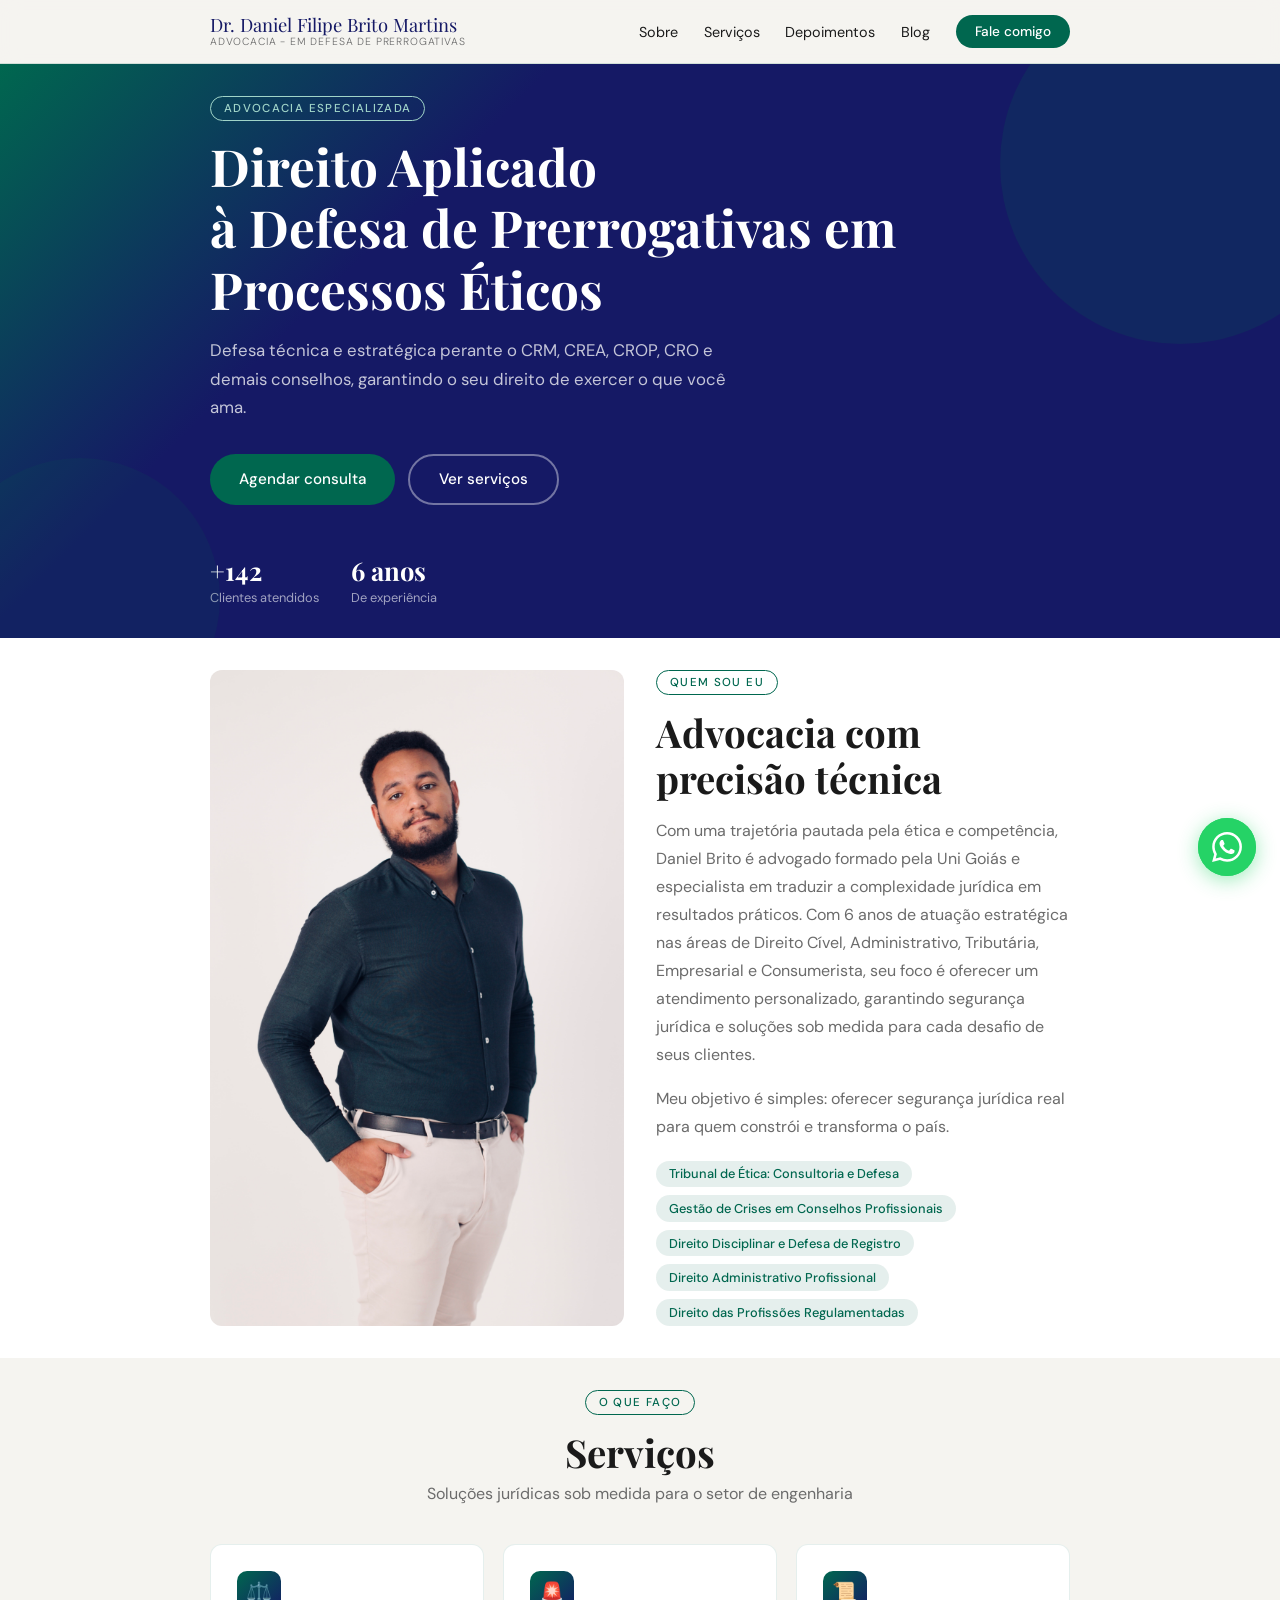
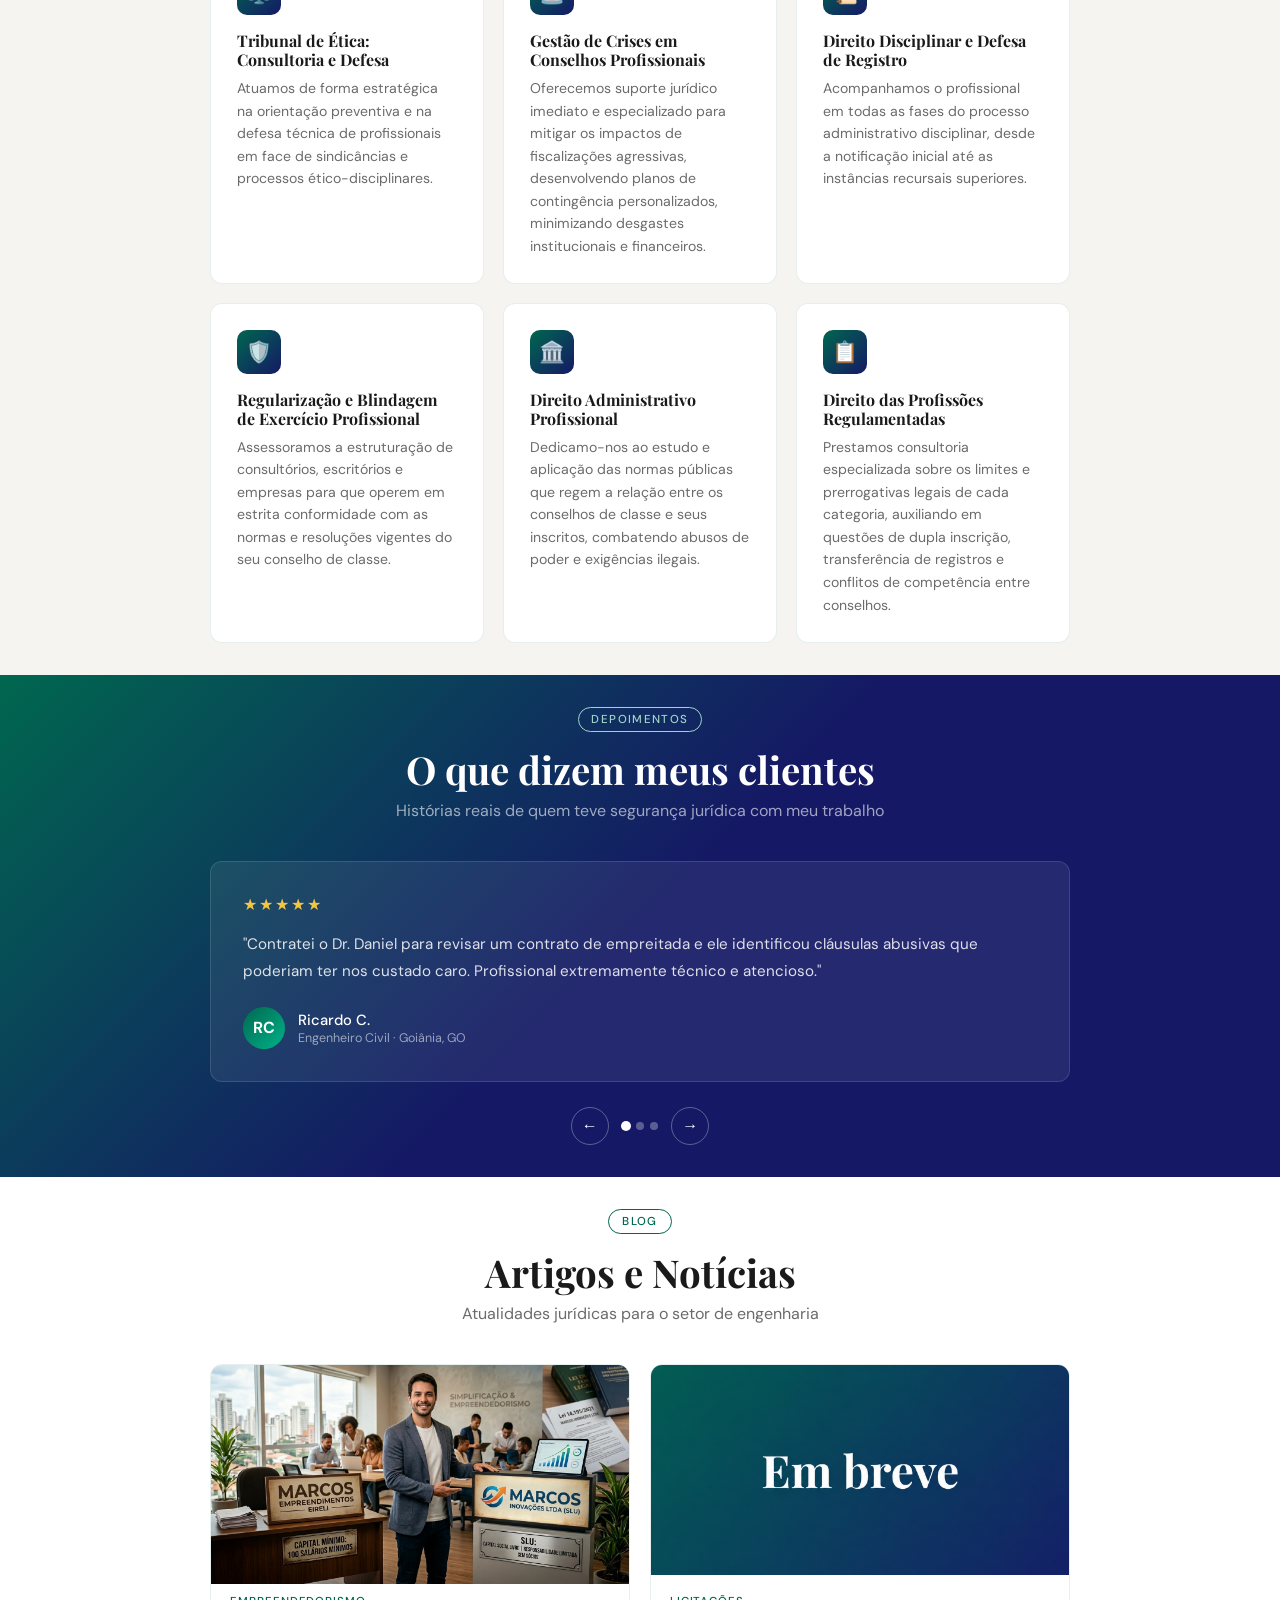
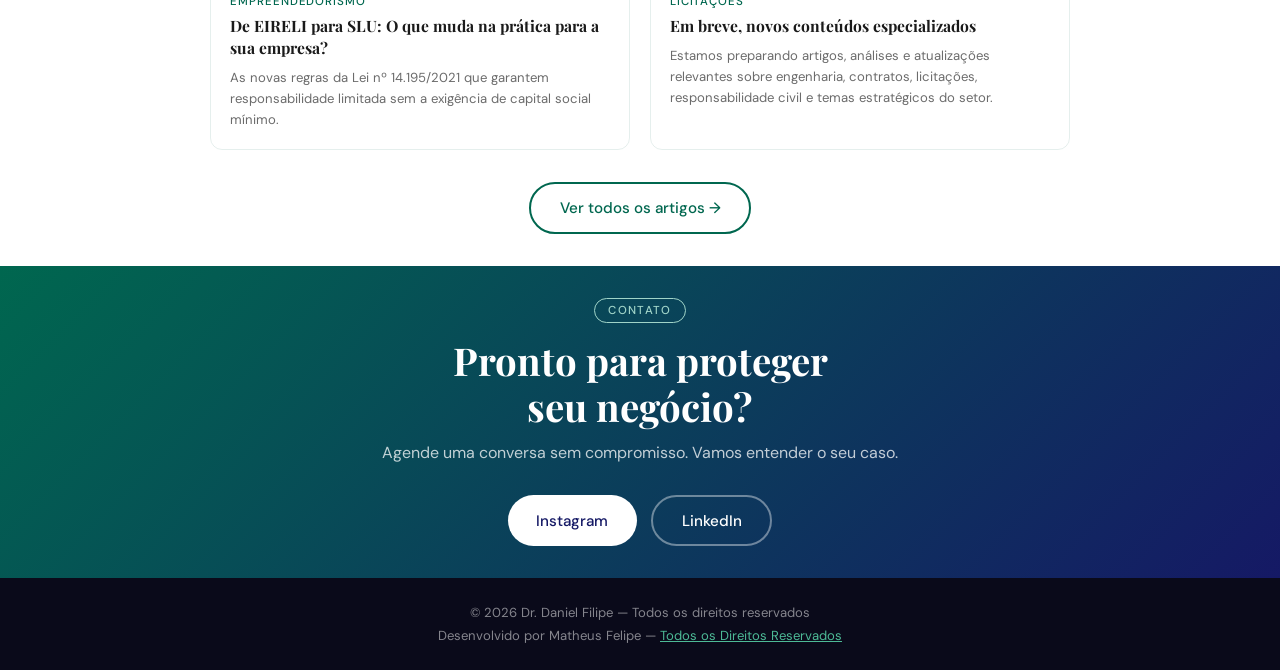
<file: index.html>
<!doctype html>
<html lang="pt-BR">
  <head>
    <meta charset="UTF-8" />
    <meta name="viewport" content="width=device-width, initial-scale=1.0" />
    <meta
      name="description"
      content="Dr. Daniel Filipe Brito — Advocacia especializada em defesa de prerrogativas profissionais, processos ético-disciplinares, conselhos de classe e exercício profissional."
    />
    <meta name="robots" content="index, follow" />
    <meta name="author" content="Dr. Daniel Filipe Brito Martins" />
    <meta property="og:type" content="website" />
    <meta property="og:url" content="https://danielbrito.adv.br" />
    <meta
      property="og:title"
      content="Dr. Daniel Filipe Brito — Advocacia em Defesa de Prerrogativas"
    />
    <meta
      property="og:description"
      content="Advocacia especializada em defesa de prerrogativas profissionais, processos ético-disciplinares, conselhos de classe e exercício profissional."
    />
    <meta
      property="og:image"
      content="https://danielbrito.adv.br/images/preview-social.png"
    />
    <title>
      Dr. Daniel Filipe Brito — Advocacia em Defesa de Prerrogativas
    </title>
    <link rel="preconnect" href="https://fonts.googleapis.com" />
    <link rel="preconnect" href="https://fonts.gstatic.com" crossorigin />
    <link rel="stylesheet" href="./styles/style.css" />
    <link rel="icon" href="./images/favicon_balanca_dark.jpeg" />
    <link
      href="https://fonts.googleapis.com/css2?family=Playfair+Display:wght@600;700&family=DM+Sans:wght@300;400;500&display=swap"
      rel="stylesheet"
    />
  </head>
  <main>
    <body>
      <nav class="navbar">
        <div class="container">
          <a href="#">
            <div class="navbar-logo">
              Dr. Daniel Filipe Brito Martins
              <span>Advocacia - Em Defesa de Prerrogativas</span>
            </div></a
          >
          <ul class="navbar-links">
            <li><a href="#sobre">Sobre</a></li>
            <li><a href="#servicos">Serviços</a></li>
            <li><a href="#depoimentos">Depoimentos</a></li>
            <li><a href="artigos.html">Blog</a></li>
            <li>
              <a
                href="#contato"
                class="btn btn-primary"
                style="padding: 0.5rem 1.2rem; font-size: 0.85rem"
                >Fale comigo</a
              >
            </li>
          </ul>
          <button class="hamburger" id="hamburger" aria-label="Abrir menu">
            <span></span><span></span><span></span>
          </button>
        </div>
        <ul class="mobile-menu" id="mobileMenu">
          <li><a href="#sobre" onclick="fecharMenu()">Sobre</a></li>
          <li><a href="#servicos" onclick="fecharMenu()">Serviços</a></li>
          <li><a href="#depoimentos" onclick="fecharMenu()">Depoimentos</a></li>
          <li><a href="artigos.html" onclick="fecharMenu()">Blog</a></li>
          <li><a href="#contato" onclick="fecharMenu()">Fale comigo</a></li>
        </ul>
      </nav>

      <section class="hero">
        <div class="container">
          <span class="tag hero-tag">Advocacia Especializada</span>
          <h1>
            Direito Aplicado<br />à Defesa de Prerrogativas em Processos Éticos
          </h1>
          <p>
            Defesa técnica e estratégica perante o CRM, CREA, CROP, CRO e demais
            conselhos, garantindo o seu direito de exercer o que você ama.
          </p>
          <div class="hero-btns">
            <a href="#contato" class="btn btn-primary">Agendar consulta</a>
            <a
              href="#servicos"
              class="btn btn-secondary"
              style="color: #fff; border-color: rgba(255, 255, 255, 0.4)"
              >Ver serviços</a
            >
          </div>
          <div class="hero-badge">
            <div class="hero-badge-item">
              <strong>+142</strong>
              <span>Clientes atendidos</span>
            </div>
            <div class="hero-badge-item">
              <strong>6 anos</strong>
              <span>De experiência</span>
            </div>
          </div>
        </div>
      </section>

      <section class="sobre" id="sobre">
        <div class="container">
          <div class="sobre-grid">
            <div class="sobre-foto"></div>
            <div class="fade-in">
              <span class="tag">Quem sou eu</span>
              <h2>Advocacia com precisão técnica</h2>
              <p>
                Com uma trajetória pautada pela ética e competência, Daniel
                Brito é advogado formado pela Uni Goiás e especialista em
                traduzir a complexidade jurídica em resultados práticos. Com 6
                anos de atuação estratégica nas áreas de Direito Cível,
                Administrativo, Tributária, Empresarial e Consumerista, seu foco
                é oferecer um atendimento personalizado, garantindo segurança
                jurídica e soluções sob medida para cada desafio de seus
                clientes.
              </p>
              <p>
                Meu objetivo é simples: oferecer segurança jurídica real para
                quem constrói e transforma o país.
              </p>
              <div class="sobre-chips">
                <span class="chip"
                  >Tribunal de Ética: Consultoria e Defesa</span
                >
                <span class="chip"
                  >Gestão de Crises em Conselhos Profissionais</span
                >
                <span class="chip"
                  >Direito Disciplinar e Defesa de Registro</span
                >
                <span class="chip">​Direito Administrativo Profissional</span>
                <span class="chip">Direito das Profissões Regulamentadas</span>
              </div>
            </div>
          </div>
        </div>
      </section>

      <section class="servicos" id="servicos">
        <div class="container">
          <div class="section-header fade-in">
            <span class="tag">O que faço</span>
            <h2>Serviços</h2>
            <p>Soluções jurídicas sob medida para o setor de engenharia</p>
          </div>
          <div class="servicos-grid">
            <div class="card-servico fade-in">
              <div class="card-icon">⚖️</div>
              <h3>Tribunal de Ética: Consultoria e Defesa</h3>
              <p>
                Atuamos de forma estratégica na orientação preventiva e na
                defesa técnica de profissionais em face de sindicâncias e
                processos ético-disciplinares.
              </p>
            </div>
            <div class="card-servico fade-in">
              <div class="card-icon">🚨</div>
              <h3>Gestão de Crises em Conselhos Profissionais</h3>
              <p>
                Oferecemos suporte jurídico imediato e especializado para
                mitigar os impactos de fiscalizações agressivas, desenvolvendo
                planos de contingência personalizados, minimizando desgastes
                institucionais e financeiros.
              </p>
            </div>
            <div class="card-servico fade-in">
              <div class="card-icon">📜</div>
              <h3>Direito Disciplinar e Defesa de Registro</h3>
              <p>
                Acompanhamos o profissional em todas as fases do processo
                administrativo disciplinar, desde a notificação inicial até as
                instâncias recursais superiores.
              </p>
            </div>
            <div class="card-servico fade-in">
              <div class="card-icon">🛡️</div>
              <h3>Regularização e Blindagem de Exercício Profissional</h3>
              <p>
                Assessoramos a estruturação de consultórios, escritórios e
                empresas para que operem em estrita conformidade com as normas e
                resoluções vigentes do seu conselho de classe.
              </p>
            </div>
            <div class="card-servico fade-in">
              <div class="card-icon">🏛️</div>
              <h3>Direito Administrativo Profissional</h3>
              <p>
                Dedicamo-nos ao estudo e aplicação das normas públicas que regem
                a relação entre os conselhos de classe e seus inscritos,
                combatendo abusos de poder e exigências ilegais.
              </p>
            </div>
            <div class="card-servico fade-in">
              <div class="card-icon">📋</div>
              <h3>Direito das Profissões Regulamentadas</h3>
              <p>
                Prestamos consultoria especializada sobre os limites e
                prerrogativas legais de cada categoria, auxiliando em questões
                de dupla inscrição, transferência de registros e conflitos de
                competência entre conselhos.
              </p>
            </div>
          </div>
        </div>
      </section>

      <section class="depoimentos" id="depoimentos">
        <div class="container">
          <div class="section-header fade-in">
            <span class="tag">Depoimentos</span>
            <h2 style="color: #fff">O que dizem meus clientes</h2>
            <p>
              Histórias reais de quem teve segurança jurídica com meu trabalho
            </p>
          </div>
          <div class="carousel-wrapper fade-in">
            <div class="carousel-track" id="carouselTrack">
              <div class="card-depoimento">
                <div class="depo-stars">★★★★★</div>
                <p class="depo-texto">
                  "Contratei o Dr. Daniel para revisar um contrato de empreitada
                  e ele identificou cláusulas abusivas que poderiam ter nos
                  custado caro. Profissional extremamente técnico e atencioso."
                </p>
                <div class="depo-autor">
                  <div class="depo-avatar">RC</div>
                  <div>
                    <div class="depo-autor-nome">Ricardo C.</div>
                    <div class="depo-autor-cargo">
                      Engenheiro Civil · Goiânia, GO
                    </div>
                  </div>
                </div>
              </div>
              <div class="card-depoimento">
                <div class="depo-stars">★★★★★</div>
                <p class="depo-texto">
                  "Precisávamos de assessoria em uma licitação pública e o
                  suporte foi fundamental. Ganhamos o recurso e o contrato.
                  Recomendo sem hesitar."
                </p>
                <div class="depo-autor">
                  <div class="depo-avatar">AM</div>
                  <div>
                    <div class="depo-autor-nome">Ana M.</div>
                    <div class="depo-autor-cargo">
                      Diretora · Construtora Valve
                    </div>
                  </div>
                </div>
              </div>
              <div class="card-depoimento">
                <div class="depo-stars">★★★★★</div>
                <p class="depo-texto">
                  "Fui acionado judicialmente por um suposto vício construtivo.
                  Com a defesa do Dr. Daniel e um laudo pericial bem
                  fundamentado, o processo foi encerrado a meu favor."
                </p>
                <div class="depo-autor">
                  <div class="depo-avatar">FT</div>
                  <div>
                    <div class="depo-autor-nome">Felipe T.</div>
                    <div class="depo-autor-cargo">Arquiteto e Construtor</div>
                  </div>
                </div>
              </div>
            </div>
          </div>
          <div class="carousel-controls">
            <button class="carousel-btn" id="btnAnterior" aria-label="Anterior">
              &#8592;
            </button>
            <div class="carousel-dots" id="carouselDots"></div>
            <button class="carousel-btn" id="btnProximo" aria-label="Próximo">
              &#8594;
            </button>
          </div>
        </div>
      </section>

      <section class="blog" id="blog">
        <div class="container">
          <div class="section-header fade-in">
            <span class="tag">Blog</span>
            <h2>Artigos e Notícias</h2>
            <p>Atualidades jurídicas para o setor de engenharia</p>
          </div>
          <div class="blog-grid">
            <a href="artigos.html" class="card-blog fade-in">
              <div class="card-blog-img">
                <img src="./images/Marcos_Eirelli.jpg" alt="" />
              </div>
              <div class="card-blog-body">
                <div class="card-blog-cat">Empreendedorismo</div>
                <h3>
                  De EIRELI para SLU: O que muda na prática para a sua empresa?
                </h3>
                <p>
                  As novas regras da Lei nº 14.195/2021 que garantem
                  responsabilidade limitada sem a exigência de capital social
                  mínimo.
                </p>
              </div>
            </a>
            <a href="artigos.html" class="card-blog fade-in">
              <div class="card-blog-img"></div>
              <div class="card-blog-body">
                <div class="card-blog-cat">Licitações</div>
                <h3>Em breve, novos conteúdos especializados</h3>
                <p>
                  Estamos preparando artigos, análises e atualizações relevantes
                  sobre engenharia, contratos, licitações, responsabilidade
                  civil e temas estratégicos do setor.
                </p>
              </div>
            </a>
          </div>
          <div class="blog-link fade-in">
            <a href="artigos.html" class="btn btn-secondary"
              >Ver todos os artigos →</a
            >
          </div>
        </div>
      </section>

      <section class="cta" id="contato">
        <div class="container fade-in">
          <span class="tag" style="color: #a0d4c8; border-color: #a0d4c8"
            >Contato</span
          >
          <h2>Pronto para proteger<br />seu negócio?</h2>
          <p>Agende uma conversa sem compromisso. Vamos entender o seu caso.</p>
          <div
            style="
              display: flex;
              gap: 0.85rem;
              justify-content: center;
              flex-wrap: wrap;
            "
          >
            <a
              href="https://www.instagram.com/danierufbm"
              class="btn btn-white"
              target="_blank"
              >Instagram</a
            >
            <a
              href="https://www.linkedin.com/in/daniel-filipe-brito-108b40218?"
              class="btn btn-secondary"
              style="color: #ffffff; border-color: rgba(255, 255, 255, 0.4)"
              >LinkedIn</a
            >
          </div>
        </div>
      </section>

      <footer>
        <p>© 2026 Dr. Daniel Filipe — Todos os direitos reservados</p>
        <p style="margin-top: 0.4rem">
          Desenvolvido por Matheus Felipe —
          <a href="#">Todos os Direitos Reservados</a>
        </p>
      </footer>

      <a
        href="https://wa.me/5562995669803?text=Ol%C3%A1%2C%20Dr.%20Daniel!%20Vim%20pelo%20site%20e%20gostaria%20de%20agendar%20uma%20consulta."
        class="whatsapp-float"
        target="_blank"
        aria-label="Fale pelo WhatsApp"
      >
        <svg viewBox="0 0 24 24" xmlns="http://www.w3.org/2000/svg">
          <path
            d="M17.472 14.382c-.297-.149-1.758-.867-2.03-.967-.273-.099-.471-.148-.67.15-.197.297-.767.966-.94 1.164-.173.199-.347.223-.644.075-.297-.15-1.255-.463-2.39-1.475-.883-.788-1.48-1.761-1.653-2.059-.173-.297-.018-.458.13-.606.134-.133.298-.347.446-.52.149-.174.198-.298.298-.497.099-.198.05-.371-.025-.52-.075-.149-.669-1.612-.916-2.207-.242-.579-.487-.5-.669-.51-.173-.008-.371-.01-.57-.01-.198 0-.52.074-.792.372-.272.297-1.04 1.016-1.04 2.479 0 1.462 1.065 2.875 1.213 3.074.149.198 2.096 3.2 5.077 4.487.709.306 1.262.489 1.694.625.712.227 1.36.195 1.871.118.571-.085 1.758-.719 2.006-1.413.248-.694.248-1.289.173-1.413-.074-.124-.272-.198-.57-.347m-5.421 7.403h-.004a9.87 9.87 0 01-5.031-1.378l-.361-.214-3.741.982.998-3.648-.235-.374a9.86 9.86 0 01-1.51-5.26c.001-5.45 4.436-9.884 9.888-9.884 2.64 0 5.122 1.03 6.988 2.898a9.825 9.825 0 012.893 6.994c-.003 5.45-4.437 9.884-9.885 9.884m8.413-18.297A11.815 11.815 0 0012.05 0C5.495 0 .16 5.335.157 11.892c0 2.096.547 4.142 1.588 5.945L.057 24l6.305-1.654a11.882 11.882 0 005.683 1.448h.005c6.554 0 11.89-5.335 11.893-11.893a11.821 11.821 0 00-3.48-8.413z"
          />
        </svg>
      </a>

      <script>
        const hamburger = document.getElementById("hamburger");
        const mobileMenu = document.getElementById("mobileMenu");
        hamburger.addEventListener("click", function () {
          hamburger.classList.toggle("open");
          mobileMenu.classList.toggle("open");
        });
        function fecharMenu() {
          hamburger.classList.remove("open");
          mobileMenu.classList.remove("open");
        }

        const track = document.getElementById("carouselTrack");
        const btnAnterior = document.getElementById("btnAnterior");
        const btnProximo = document.getElementById("btnProximo");
        const dotsContainer = document.getElementById("carouselDots");
        const totalCards = track.children.length;
        let cardAtual = 0;
        for (let i = 0; i < totalCards; i++) {
          const dot = document.createElement("div");
          dot.classList.add("dot");
          if (i === 0) dot.classList.add("active");
          dot.addEventListener("click", () => irParaCard(i));
          dotsContainer.appendChild(dot);
        }
        function irParaCard(indice) {
          cardAtual = indice;
          track.style.transform = `translateX(-${cardAtual * 100}%)`;
          document.querySelectorAll(".dot").forEach((d, i) => {
            d.classList.toggle("active", i === cardAtual);
          });
        }
        btnProximo.addEventListener("click", function () {
          irParaCard((cardAtual + 1) % totalCards);
        });
        btnAnterior.addEventListener("click", function () {
          irParaCard((cardAtual - 1 + totalCards) % totalCards);
        });
        setInterval(() => irParaCard((cardAtual + 1) % totalCards), 5000);

        const observer = new IntersectionObserver(
          function (entries) {
            entries.forEach(function (entry) {
              if (entry.isIntersecting) {
                entry.target.classList.add("visible");
                observer.unobserve(entry.target);
              }
            });
          },
          { threshold: 0.15 },
        );
        document.querySelectorAll(".fade-in").forEach(function (el) {
          observer.observe(el);
        });
      </script>
    </body>
  </main>
</html>
</file>
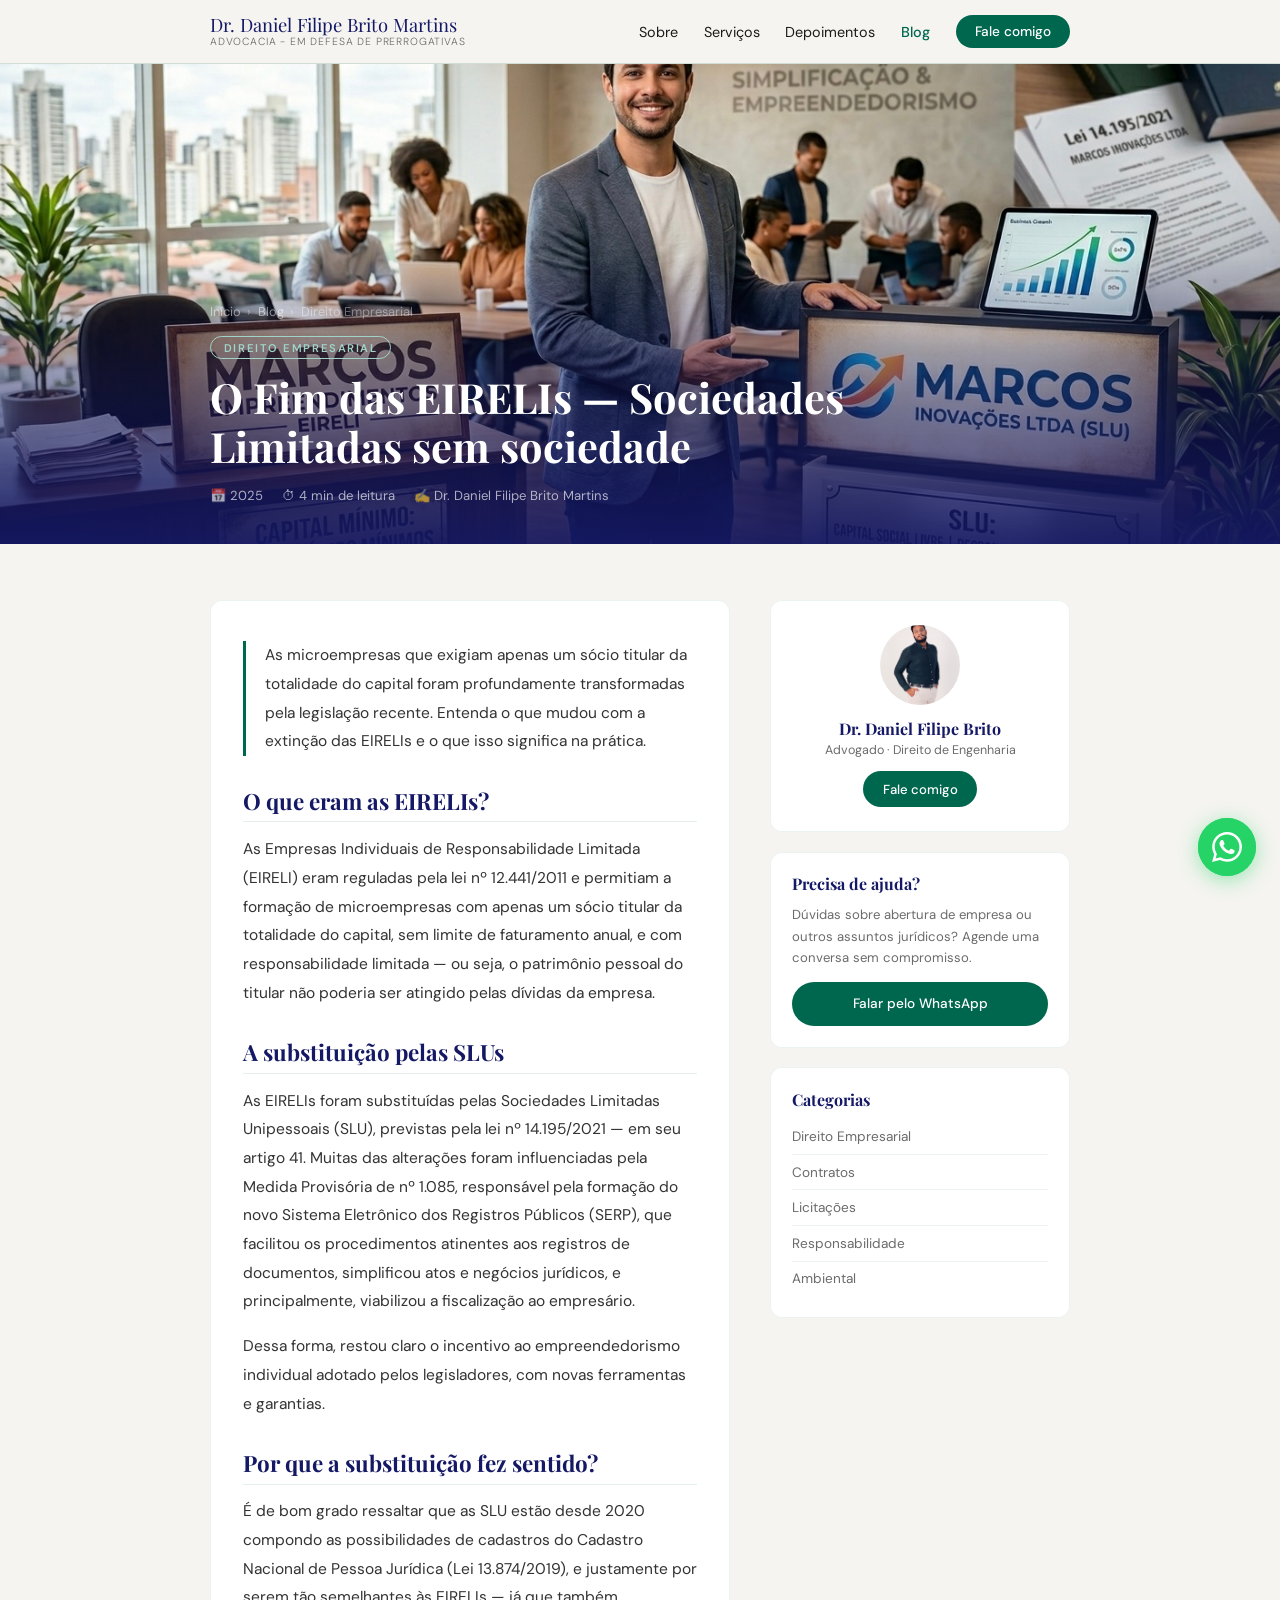
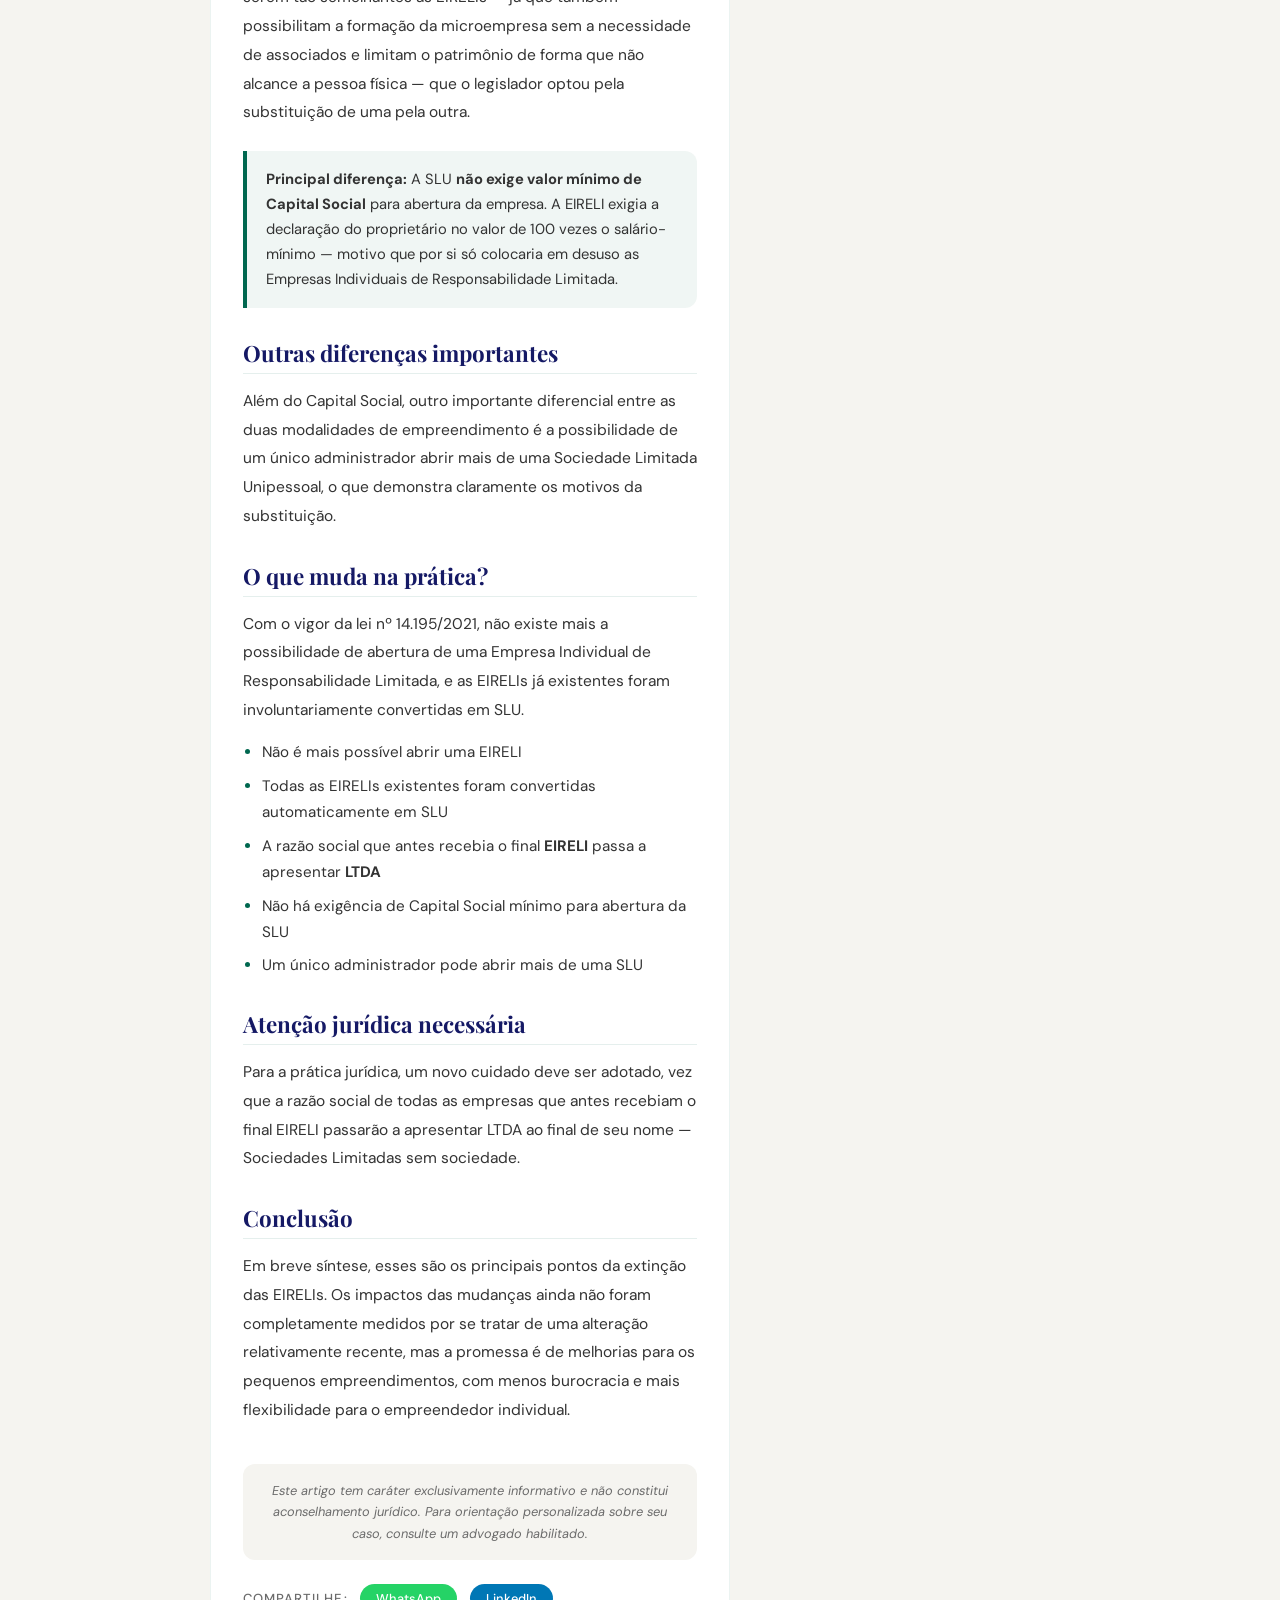
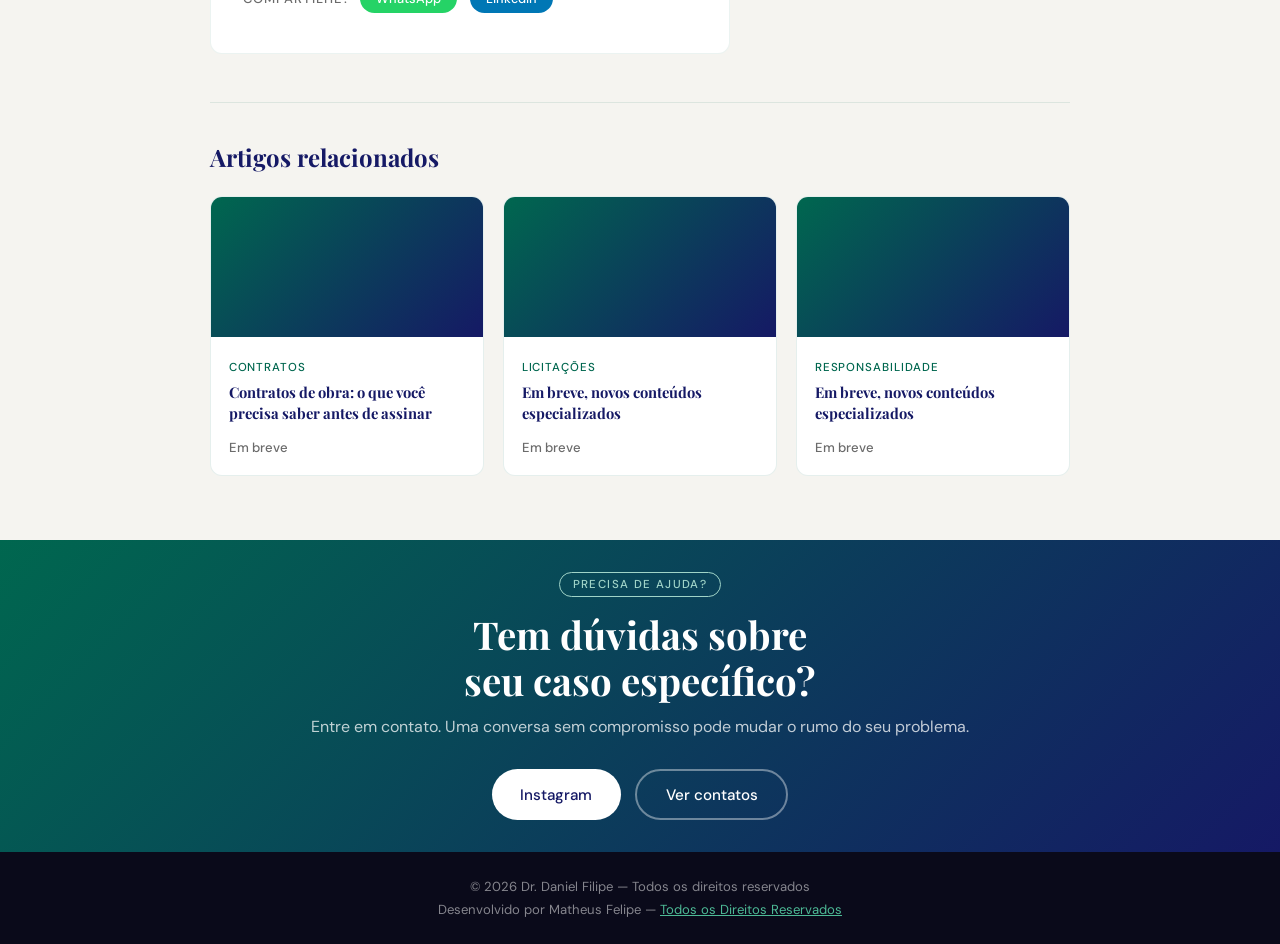
<file: artigo.html>
<!doctype html>
<html lang="pt-BR">
  <head>
    <meta charset="UTF-8" />
    <meta name="viewport" content="width=device-width, initial-scale=1.0" />
    <meta
      name="description"
      content="Entenda os impactos da substituição das EIRELIs pelas Sociedades Limitadas Unipessoais e os reflexos jurídicos para profissionais e empresas."
    />
    <meta name="robots" content="index, follow" />
    <meta name="author" content="Dr. Daniel Filipe Brito Martins" />
    <meta property="og:type" content="article" />
    <meta property="og:url" content="https://danielbrito.adv.br/artigo.html" />
    <meta
      property="og:title"
      content="O Fim das EIRELIs — Dr. Daniel Filipe Brito"
    />
    <meta
      property="og:description"
      content="Entenda os impactos jurídicos da substituição das EIRELIs pelas Sociedades Limitadas Unipessoais."
    />
    <meta
      property="og:image"
      content="https://danielbrito.adv.br/images/preview-social.png"
    />
    <title>O Fim das EIRELIs — Dr. Daniel Filipe Brito</title>
    <link rel="preconnect" href="https://fonts.googleapis.com" />
    <link rel="preconnect" href="https://fonts.gstatic.com" crossorigin />
    <link rel="stylesheet" href="./styles/style.css" />
    <link rel="stylesheet" href="./styles/artigo.css" />
    <link rel="icon" href="./images/favicon_balanca_dark.jpeg" />
    <link
      href="https://fonts.googleapis.com/css2?family=Playfair+Display:wght@600;700&family=DM+Sans:wght@300;400;500&display=swap"
      rel="stylesheet"
    />
  </head>
  <main>
    <body>
      <nav class="navbar">
        <div class="container">
          <a href="./index.html">
            <div class="navbar-logo">
              Dr. Daniel Filipe Brito Martins
              <span>Advocacia - Em Defesa de Prerrogativas</span>
            </div></a
          >
          <ul class="navbar-links">
            <li><a href="index.html#sobre">Sobre</a></li>
            <li><a href="index.html#servicos">Serviços</a></li>
            <li><a href="index.html#depoimentos">Depoimentos</a></li>
            <li><a href="artigos.html" class="nav-ativo">Blog</a></li>
            <li>
              <a
                href="index.html#contato"
                class="btn btn-primary"
                style="padding: 0.5rem 1.2rem; font-size: 0.85rem"
                >Fale comigo</a
              >
            </li>
          </ul>
          <button class="hamburger" id="hamburger" aria-label="Abrir menu">
            <span></span><span></span><span></span>
          </button>
        </div>
        <ul class="mobile-menu" id="mobileMenu">
          <li><a href="index.html#sobre" onclick="fecharMenu()">Sobre</a></li>
          <li>
            <a href="index.html#servicos" onclick="fecharMenu()">Serviços</a>
          </li>
          <li>
            <a href="index.html#depoimentos" onclick="fecharMenu()"
              >Depoimentos</a
            >
          </li>
          <li><a href="artigos.html" onclick="fecharMenu()">Blog</a></li>
          <li>
            <a href="index.html#contato" onclick="fecharMenu()">Fale comigo</a>
          </li>
        </ul>
      </nav>

      <div class="artigo-hero">
        <div class="artigo-hero-img">
          <img src="./images/Marcos_Eirelli.jpg" alt="" />
        </div>
        <div class="artigo-hero-overlay">
          <div class="container">
            <div class="breadcrumb">
              <a href="index.html">Início</a>
              <span>›</span>
              <a href="artigos.html">Blog</a>
              <span>›</span>
              <span>Direito Empresarial</span>
            </div>
            <span class="artigo-hero-cat">Direito Empresarial</span>
            <h1>O Fim das EIRELIs — Sociedades Limitadas sem sociedade</h1>
            <div class="artigo-hero-meta">
              <span>📅 2025</span>
              <span>⏱ 4 min de leitura</span>
              <span>✍️ Dr. Daniel Filipe Brito Martins</span>
            </div>
          </div>
        </div>
      </div>

      <div class="artigo-layout">
        <div class="container">
          <div class="artigo-conteudo-wrapper">
            <article class="artigo-conteudo fade-in">
              <p class="artigo-intro">
                As microempresas que exigiam apenas um sócio titular da
                totalidade do capital foram profundamente transformadas pela
                legislação recente. Entenda o que mudou com a extinção das
                EIRELIs e o que isso significa na prática.
              </p>

              <h2>O que eram as EIRELIs?</h2>
              <p>
                As Empresas Individuais de Responsabilidade Limitada (EIRELI)
                eram reguladas pela lei nº 12.441/2011 e permitiam a formação de
                microempresas com apenas um sócio titular da totalidade do
                capital, sem limite de faturamento anual, e com responsabilidade
                limitada — ou seja, o patrimônio pessoal do titular não poderia
                ser atingido pelas dívidas da empresa.
              </p>

              <h2>A substituição pelas SLUs</h2>
              <p>
                As EIRELIs foram substituídas pelas Sociedades Limitadas
                Unipessoais (SLU), previstas pela lei nº 14.195/2021 — em seu
                artigo 41. Muitas das alterações foram influenciadas pela Medida
                Provisória de nº 1.085, responsável pela formação do novo
                Sistema Eletrônico dos Registros Públicos (SERP), que facilitou
                os procedimentos atinentes aos registros de documentos,
                simplificou atos e negócios jurídicos, e principalmente,
                viabilizou a fiscalização ao empresário.
              </p>
              <p>
                Dessa forma, restou claro o incentivo ao empreendedorismo
                individual adotado pelos legisladores, com novas ferramentas e
                garantias.
              </p>

              <h2>Por que a substituição fez sentido?</h2>
              <p>
                É de bom grado ressaltar que as SLU estão desde 2020 compondo as
                possibilidades de cadastros do Cadastro Nacional de Pessoa
                Jurídica (Lei 13.874/2019), e justamente por serem tão
                semelhantes às EIRELIs — já que também possibilitam a formação
                da microempresa sem a necessidade de associados e limitam o
                patrimônio de forma que não alcance a pessoa física — que o
                legislador optou pela substituição de uma pela outra.
              </p>

              <div class="artigo-destaque-box">
                <strong>Principal diferença:</strong> A SLU
                <strong>não exige valor mínimo de Capital Social</strong> para
                abertura da empresa. A EIRELI exigia a declaração do
                proprietário no valor de 100 vezes o salário-mínimo — motivo que
                por si só colocaria em desuso as Empresas Individuais de
                Responsabilidade Limitada.
              </div>

              <h2>Outras diferenças importantes</h2>
              <p>
                Além do Capital Social, outro importante diferencial entre as
                duas modalidades de empreendimento é a possibilidade de um único
                administrador abrir mais de uma Sociedade Limitada Unipessoal, o
                que demonstra claramente os motivos da substituição.
              </p>

              <h2>O que muda na prática?</h2>
              <p>
                Com o vigor da lei nº 14.195/2021, não existe mais a
                possibilidade de abertura de uma Empresa Individual de
                Responsabilidade Limitada, e as EIRELIs já existentes foram
                involuntariamente convertidas em SLU.
              </p>

              <ul class="artigo-lista">
                <li>Não é mais possível abrir uma EIRELI</li>
                <li>
                  Todas as EIRELIs existentes foram convertidas automaticamente
                  em SLU
                </li>
                <li>
                  A razão social que antes recebia o final
                  <strong>EIRELI</strong> passa a apresentar
                  <strong>LTDA</strong>
                </li>
                <li>
                  Não há exigência de Capital Social mínimo para abertura da SLU
                </li>
                <li>Um único administrador pode abrir mais de uma SLU</li>
              </ul>

              <h2>Atenção jurídica necessária</h2>
              <p>
                Para a prática jurídica, um novo cuidado deve ser adotado, vez
                que a razão social de todas as empresas que antes recebiam o
                final EIRELI passarão a apresentar LTDA ao final de seu nome —
                Sociedades Limitadas sem sociedade.
              </p>

              <h2>Conclusão</h2>
              <p>
                Em breve síntese, esses são os principais pontos da extinção das
                EIRELIs. Os impactos das mudanças ainda não foram completamente
                medidos por se tratar de uma alteração relativamente recente,
                mas a promessa é de melhorias para os pequenos empreendimentos,
                com menos burocracia e mais flexibilidade para o empreendedor
                individual.
              </p>

              <div class="artigo-aviso-legal">
                Este artigo tem caráter exclusivamente informativo e não
                constitui aconselhamento jurídico. Para orientação personalizada
                sobre seu caso, consulte um advogado habilitado.
              </div>

              <div class="artigo-compartilhar">
                <span>Compartilhe:</span>
                <a
                  href="https://wa.me/?text=O%20Fim%20das%20EIRELIs%20-%20Dr.%20Daniel%20Filipe%20Brito"
                  target="_blank"
                  class="share-btn share-whatsapp"
                  >WhatsApp</a
                >
                <a
                  href="https://www.linkedin.com/sharing/share-offsite/?url="
                  target="_blank"
                  class="share-btn share-linkedin"
                  >LinkedIn</a
                >
              </div>
            </article>

            <aside class="artigo-sidebar fade-in">
              <div class="sidebar-autor">
                <div class="sidebar-autor-foto"></div>
                <div class="sidebar-autor-info">
                  <strong>Dr. Daniel Filipe Brito</strong>
                  <span>Advogado · Direito de Engenharia</span>
                  <a
                    href="index.html#contato"
                    class="btn btn-primary"
                    style="
                      margin-top: 0.8rem;
                      font-size: 0.82rem;
                      padding: 0.6rem 1.2rem;
                    "
                  >
                    Fale comigo
                  </a>
                </div>
              </div>

              <div class="sidebar-card">
                <h4>Precisa de ajuda?</h4>
                <p>
                  Dúvidas sobre abertura de empresa ou outros assuntos
                  jurídicos? Agende uma conversa sem compromisso.
                </p>
                <a
                  href="https://wa.me/5562995669803"
                  target="_blank"
                  class="btn btn-primary"
                  style="
                    width: 100%;
                    justify-content: center;
                    font-size: 0.85rem;
                  "
                >
                  Falar pelo WhatsApp
                </a>
              </div>

              <div class="sidebar-card">
                <h4>Categorias</h4>
                <ul class="sidebar-cats">
                  <li><a href="artigos.html">Direito Empresarial</a></li>
                  <li><a href="artigos.html">Contratos</a></li>
                  <li><a href="artigos.html">Licitações</a></li>
                  <li><a href="artigos.html">Responsabilidade</a></li>
                  <li><a href="artigos.html">Ambiental</a></li>
                </ul>
              </div>
            </aside>
          </div>

          <div class="artigos-relacionados fade-in">
            <h2>Artigos relacionados</h2>
            <div class="relacionados-grid">
              <div class="relacionado-card em-breve-card">
                <div class="relacionado-img"></div>
                <div class="relacionado-corpo">
                  <span class="card-blog-cat">Contratos</span>
                  <h3>
                    Contratos de obra: o que você precisa saber antes de assinar
                  </h3>
                  <span class="artigo-link" style="color: var(--cinza)"
                    >Em breve</span
                  >
                </div>
              </div>

              <div class="relacionado-card em-breve-card">
                <div class="relacionado-img"></div>
                <div class="relacionado-corpo">
                  <span class="card-blog-cat">Licitações</span>
                  <h3>Em breve, novos conteúdos especializados</h3>
                  <span class="artigo-link" style="color: var(--cinza)"
                    >Em breve</span
                  >
                </div>
              </div>

              <div class="relacionado-card em-breve-card">
                <div class="relacionado-img"></div>
                <div class="relacionado-corpo">
                  <span class="card-blog-cat">Responsabilidade</span>
                  <h3>Em breve, novos conteúdos especializados</h3>
                  <span class="artigo-link" style="color: var(--cinza)"
                    >Em breve</span
                  >
                </div>
              </div>
            </div>
          </div>
        </div>
      </div>

      <section class="cta">
        <div class="container fade-in">
          <span class="tag" style="color: #a0d4c8; border-color: #a0d4c8"
            >Precisa de ajuda?</span
          >
          <h2>Tem dúvidas sobre<br />seu caso específico?</h2>
          <p>
            Entre em contato. Uma conversa sem compromisso pode mudar o rumo do
            seu problema.
          </p>
          <div
            style="
              display: flex;
              gap: 0.85rem;
              justify-content: center;
              flex-wrap: wrap;
            "
          >
            <a
              href="https://www.instagram.com/danierufbm"
              class="btn btn-white"
              target="_blank"
              >Instagram</a
            >
            <a
              href="index.html#contato"
              class="btn btn-secondary"
              style="color: #fff; border-color: rgba(255, 255, 255, 0.4)"
              >Ver contatos</a
            >
          </div>
        </div>
      </section>

      <footer>
        <p>© 2026 Dr. Daniel Filipe — Todos os direitos reservados</p>
        <p style="margin-top: 0.4rem">
          Desenvolvido por Matheus Felipe —
          <a href="#">Todos os Direitos Reservados</a>
        </p>
      </footer>

      <a
        href="https://wa.me/5562995669803"
        class="whatsapp-float"
        target="_blank"
        aria-label="Fale pelo WhatsApp"
      >
        <svg viewBox="0 0 24 24" xmlns="http://www.w3.org/2000/svg">
          <path
            d="M17.472 14.382c-.297-.149-1.758-.867-2.03-.967-.273-.099-.471-.148-.67.15-.197.297-.767.966-.94 1.164-.173.199-.347.223-.644.075-.297-.15-1.255-.463-2.39-1.475-.883-.788-1.48-1.761-1.653-2.059-.173-.297-.018-.458.13-.606.134-.133.298-.347.446-.52.149-.174.198-.298.298-.497.099-.198.05-.371-.025-.52-.075-.149-.669-1.612-.916-2.207-.242-.579-.487-.5-.669-.51-.173-.008-.371-.01-.57-.01-.198 0-.52.074-.792.372-.272.297-1.04 1.016-1.04 2.479 0 1.462 1.065 2.875 1.213 3.074.149.198 2.096 3.2 5.077 4.487.709.306 1.262.489 1.694.625.712.227 1.36.195 1.871.118.571-.085 1.758-.719 2.006-1.413.248-.694.248-1.289.173-1.413-.074-.124-.272-.198-.57-.347m-5.421 7.403h-.004a9.87 9.87 0 01-5.031-1.378l-.361-.214-3.741.982.998-3.648-.235-.374a9.86 9.86 0 01-1.51-5.26c.001-5.45 4.436-9.884 9.888-9.884 2.64 0 5.122 1.03 6.988 2.898a9.825 9.825 0 012.893 6.994c-.003 5.45-4.437 9.884-9.885 9.884m8.413-18.297A11.815 11.815 0 0012.05 0C5.495 0 .16 5.335.157 11.892c0 2.096.547 4.142 1.588 5.945L.057 24l6.305-1.654a11.882 11.882 0 005.683 1.448h.005c6.554 0 11.89-5.335 11.893-11.893a11.821 11.821 0 00-3.48-8.413z"
          />
        </svg>
      </a>

      <script>
        const hamburger = document.getElementById("hamburger");
        const mobileMenu = document.getElementById("mobileMenu");
        hamburger.addEventListener("click", function () {
          hamburger.classList.toggle("open");
          mobileMenu.classList.toggle("open");
        });
        function fecharMenu() {
          hamburger.classList.remove("open");
          mobileMenu.classList.remove("open");
        }
        const observer = new IntersectionObserver(
          function (entries) {
            entries.forEach(function (entry) {
              if (entry.isIntersecting) {
                entry.target.classList.add("visible");
                observer.unobserve(entry.target);
              }
            });
          },
          { threshold: 0.1 },
        );
        document
          .querySelectorAll(".fade-in")
          .forEach((el) => observer.observe(el));
      </script>
    </body>
  </main>
</html>
</file>
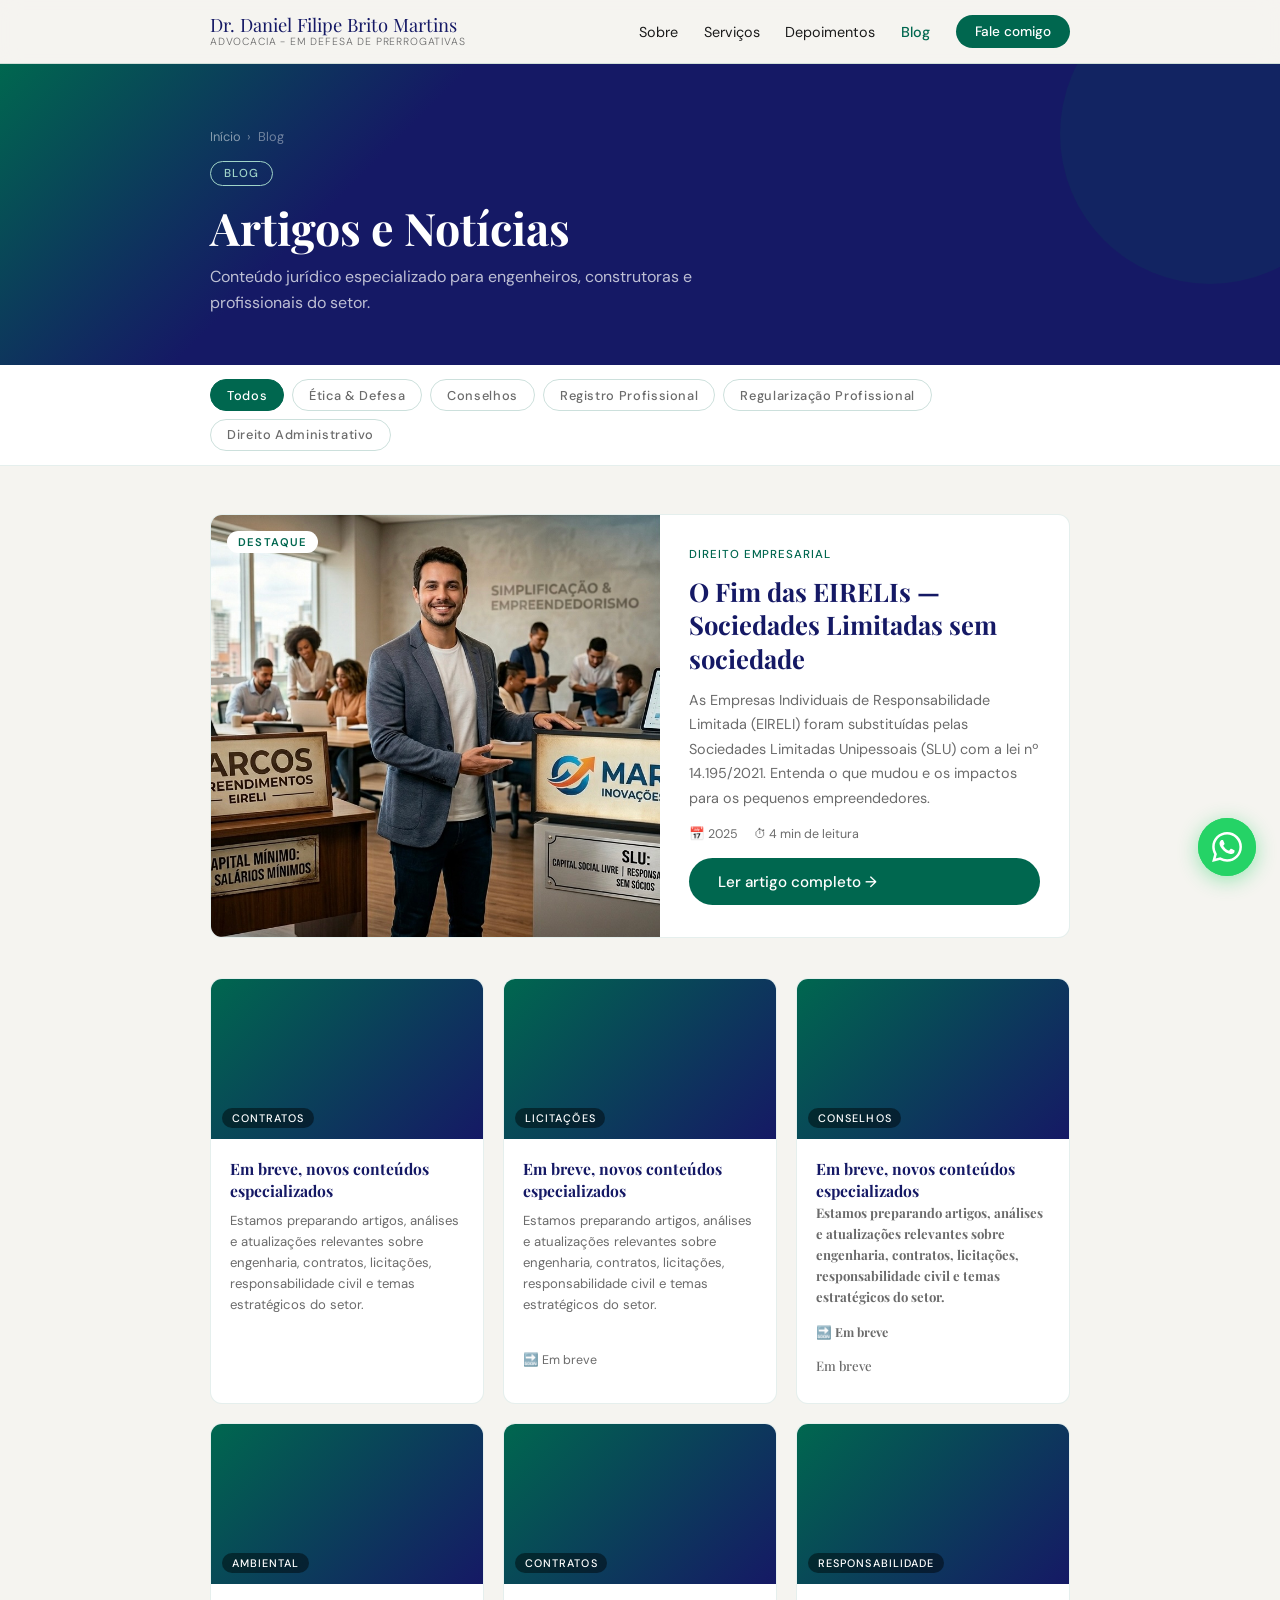
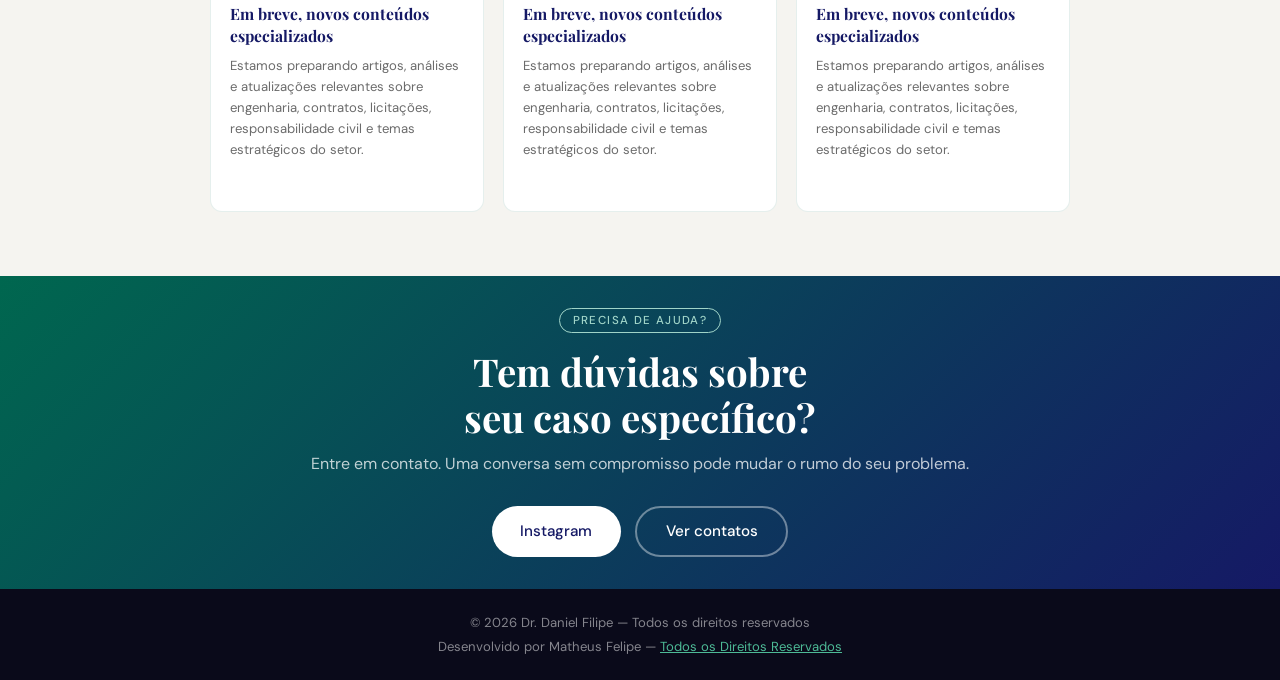
<file: artigos.html>
<!doctype html>
<html lang="pt-BR">
  <head>
    <meta charset="UTF-8" />
    <meta name="viewport" content="width=device-width, initial-scale=1.0" />
    <meta name="description" content="Artigos e notícias sobre prerrogativas profissionais, conselhos de classe, ética profissional e exercício profissional por Dr. Daniel Filipe Brito." />
<meta name="robots" content="index, follow" />
<meta name="author" content="Dr. Daniel Filipe Brito Martins" />
<meta property="og:type" content="website" />
<meta property="og:url" content="https://danielbrito.adv.br/artigos.html" />
<meta property="og:title" content="Blog — Dr. Daniel Filipe Brito | Defesa de Prerrogativas" />
<meta property="og:description" content="Conteúdo jurídico especializado sobre conselhos profissionais, processos ético-disciplinares e exercício profissional." />
<meta property="og:image" content="https://danielbrito.adv.br/images/preview-social.png" />
    <title>Blog — Dr. Daniel Filipe Brito</title>
    <link rel="preconnect" href="https://fonts.googleapis.com" />
    <link rel="preconnect" href="https://fonts.gstatic.com" crossorigin />
    <link rel="stylesheet" href="./styles/style.css" />
    <link rel="stylesheet" href="./styles/artigos.css" />
    <link rel="icon" href="./images/favicon_balanca_dark.jpeg" />
    <link
      href="https://fonts.googleapis.com/css2?family=Playfair+Display:wght@600;700&family=DM+Sans:wght@300;400;500&display=swap"
      rel="stylesheet"
    />
  </head>
  <main>
  <body>
    <nav class="navbar">
      <div class="container">
        <a href="./index.html"
          ><div class="navbar-logo">
            Dr. Daniel Filipe Brito Martins
            <span>Advocacia - Em Defesa de Prerrogativas</span>
          </div></a
        >
        <ul class="navbar-links">
          <li><a href="index.html#sobre">Sobre</a></li>
          <li><a href="index.html#servicos">Serviços</a></li>
          <li><a href="index.html#depoimentos">Depoimentos</a></li>
          <li><a href="artigos.html" class="nav-ativo">Blog</a></li>
          <li>
            <a
              href="index.html#contato"
              class="btn btn-primary"
              style="padding: 0.5rem 1.2rem; font-size: 0.85rem"
              >Fale comigo</a
            >
          </li>
        </ul>
        <button class="hamburger" id="hamburger" aria-label="Abrir menu">
          <span></span><span></span><span></span>
        </button>
      </div>
      <ul class="mobile-menu" id="mobileMenu">
        <li><a href="index.html#sobre" onclick="fecharMenu()">Sobre</a></li>
        <li>
          <a href="index.html#servicos" onclick="fecharMenu()">Serviços</a>
        </li>
        <li>
          <a href="index.html#depoimentos" onclick="fecharMenu()"
            >Depoimentos</a
          >
        </li>
        <li><a href="artigos.html" onclick="fecharMenu()">Blog</a></li>
        <li>
          <a href="index.html#contato" onclick="fecharMenu()">Fale comigo</a>
        </li>
      </ul>
    </nav>

    <div class="artigos-hero">
      <div class="container">
        <div class="breadcrumb">
          <a href="index.html">Início</a>
          <span>›</span>
          <span>Blog</span>
        </div>
        <span class="tag" style="color: #a0d4c8; border-color: #a0d4c8"
          >Blog</span
        >
        <h1>Artigos e Notícias</h1>
        <p>
          Conteúdo jurídico especializado para engenheiros, construtoras e
          profissionais do setor.
        </p>
      </div>
    </div>

    <div class="artigos-filtros">
      <div class="container">
        <div class="filtros-inner">
          <button class="filtro-btn ativo" data-filtro="todos">Todos</button>
          <button class="filtro-btn" data-filtro="etica_&_Defesa">
            Ética & Defesa
          </button>
          <button class="filtro-btn" data-filtro="conselhos">Conselhos</button>
          <button class="filtro-btn" data-filtro="registro_profissional">
            Registro Profissional
          </button>
          <button class="filtro-btn" data-filtro="regularizacao_profissional">
            Regularização Profissional
          </button>
          <button class="filtro-btn" data-filtro="direito_administrativo">Direito Administrativo</button>
        </div>
      </div>
    </div>

    <section class="artigos-main">
      <div class="container">
        <a
          href="artigo.html"
          class="artigo-destaque fade-in"
          data-categoria="empresarial"
          style="text-decoration: none; color: inherit"
        >
          <div class="destaque-img">
            <div class="destaque-img-placeholder"></div>
            <span class="destaque-label">Destaque</span>
          </div>
          <div class="destaque-corpo">
            <div class="card-blog-cat">Direito Empresarial</div>
            <h2>O Fim das EIRELIs — Sociedades Limitadas sem sociedade</h2>
            <p>
              As Empresas Individuais de Responsabilidade Limitada (EIRELI)
              foram substituídas pelas Sociedades Limitadas Unipessoais (SLU)
              com a lei nº 14.195/2021. Entenda o que mudou e os impactos para
              os pequenos empreendedores.
            </p>
            <div class="artigo-meta">
              <span class="meta-data">📅 2025</span>
              <span class="meta-tempo">⏱ 4 min de leitura</span>
            </div>
            <span
              class="btn btn-primary"
              style="
                margin-top: 1rem;
                display: inline-flex;
                pointer-events: none;
              "
            >
              Ler artigo completo →
            </span>
          </div>
        </a>

        <div class="artigos-grid">
          <article class="artigo-card fade-in" data-categoria="contratos">
            <div class="artigo-card-img">
              <div class="artigo-img-placeholder"></div>
              <span class="artigo-cat-badge">Contratos</span>
            </div>
            <div class="artigo-card-corpo">
              <h3>Em breve, novos conteúdos especializados</h3>
              <p>
                Estamos preparando artigos, análises e atualizações relevantes
                sobre engenharia, contratos, licitações, responsabilidade civil
                e temas estratégicos do setor.
              </p>
              <div class="artigo-meta">
                <span class="meta-data"></span>
              </div>
              <span
                class="artigo-link"
                style="color: var(--cinza); cursor: default"
              ></span>
            </div>
          </article>

          <article class="artigo-card fade-in" data-categoria="licitacoes">
            <div class="artigo-card-img">
              <div class="artigo-img-placeholder"></div>
              <span class="artigo-cat-badge">Licitações</span>
            </div>
            <div class="artigo-card-corpo">
              <h3>Em breve, novos conteúdos especializados</h3>
              <p>
                Estamos preparando artigos, análises e atualizações relevantes
                sobre engenharia, contratos, licitações, responsabilidade civil
                e temas estratégicos do setor.
              </p>
              <div class="artigo-meta">
                <span class="meta-data">🔜 Em breve</span>
              </div>
              <span
                class="artigo-link"
                style="color: var(--cinza); cursor: default"
              ></span>
            </div>
          </article>

          <article
            class="artigo-card fade-in"
            data-categoria="conselhos"
          >
            <div class="artigo-card-img">
              <div class="artigo-img-placeholder"></div>
              <span class="artigo-cat-badge">Conselhos</span>
            </div>
            <div class="artigo-card-corpo">
              <h3>
                Em breve, novos conteúdos especializados
              <p>
                Estamos preparando artigos, análises e atualizações relevantes sobre engenharia, contratos, licitações, responsabilidade civil e temas estratégicos do setor.
              </p>
              <div class="artigo-meta">
                <span class="meta-data">🔜 Em breve</span>
              </div>
              <span
                class="artigo-link"
                style="color: var(--cinza); cursor: default"
                >Em breve</span
              >
            </div>
          </article>

          <article class="artigo-card fade-in" data-categoria="ambiental">
            <div class="artigo-card-img">
              <div class="artigo-img-placeholder"></div>
              <span class="artigo-cat-badge">Ambiental</span>
            </div>
            <div class="artigo-card-corpo">
              <h3>
                Em breve, novos conteúdos especializados
              </h3>
              <p>
                Estamos preparando artigos, análises e atualizações relevantes sobre engenharia, contratos, licitações, responsabilidade civil e temas estratégicos do setor.
              </p>
              <div class="artigo-meta">
                <span class="meta-data"></span>
              </div>
              <span
                class="artigo-link"
                style="color: var(--cinza); cursor: default"
                ></span
              >
            </div>
          </article>

          <article class="artigo-card fade-in" data-categoria="contratos">
            <div class="artigo-card-img">
              <div class="artigo-img-placeholder"></div>
              <span class="artigo-cat-badge">Contratos</span>
            </div>
            <div class="artigo-card-corpo">
              <h3>
                Em breve, novos conteúdos especializados
              </h3>
              <p>
                Estamos preparando artigos, análises e atualizações relevantes sobre engenharia, contratos, licitações, responsabilidade civil e temas estratégicos do setor.
              </p>
              <div class="artigo-meta">
                <span class="meta-data"></span>
              </div>
              <span
                class="artigo-link"
                style="color: var(--cinza); cursor: default"
                ></span
              >
            </div>
          </article>

          <article
            class="artigo-card fade-in"
            data-categoria="responsabilidade"
          >
            <div class="artigo-card-img">
              <div class="artigo-img-placeholder"></div>
              <span class="artigo-cat-badge">Responsabilidade</span>
            </div>
            <div class="artigo-card-corpo">
              <h3>
                Em breve, novos conteúdos especializados
              </h3>
              <p>
                Estamos preparando artigos, análises e atualizações relevantes sobre engenharia, contratos, licitações, responsabilidade civil e temas estratégicos do setor.
              </p>
              <div class="artigo-meta">
                <span class="meta-data"></span>
              </div>
              <span
                class="artigo-link"
                style="color: var(--cinza); cursor: default"
                ></span
              >
            </div>
          </article>
        </div>

        <div class="sem-resultados" id="semResultados" style="display: none">
          <p>Nenhum artigo encontrado nessa categoria ainda.</p>
        </div>
      </div>
    </section>

    <section class="cta">
      <div class="container fade-in">
        <span class="tag" style="color: #a0d4c8; border-color: #a0d4c8"
          >Precisa de ajuda?</span
        >
        <h2>Tem dúvidas sobre<br />seu caso específico?</h2>
        <p>
          Entre em contato. Uma conversa sem compromisso pode mudar o rumo do
          seu problema.
        </p>
        <div
          style="
            display: flex;
            gap: 0.85rem;
            justify-content: center;
            flex-wrap: wrap;
          "
        >
          <a
            href="https://www.instagram.com/danierufbm"
            class="btn btn-white"
            target="_blank"
            >Instagram</a
          >
          <a
            href="index.html#contato"
            class="btn btn-secondary"
            style="color: #fff; border-color: rgba(255, 255, 255, 0.4)"
            >Ver contatos</a
          >
        </div>
      </div>
    </section>

    <footer>
      <p>© 2026 Dr. Daniel Filipe — Todos os direitos reservados</p>
      <p style="margin-top: 0.4rem">
        Desenvolvido por Matheus Felipe —
        <a href="#">Todos os Direitos Reservados</a>
      </p>
    </footer>

    <a
      href="https://wa.me/5562995669803"
      class="whatsapp-float"
      target="_blank"
      aria-label="Fale pelo WhatsApp"
    >
      <svg viewBox="0 0 24 24" xmlns="http://www.w3.org/2000/svg">
        <path
          d="M17.472 14.382c-.297-.149-1.758-.867-2.03-.967-.273-.099-.471-.148-.67.15-.197.297-.767.966-.94 1.164-.173.199-.347.223-.644.075-.297-.15-1.255-.463-2.39-1.475-.883-.788-1.48-1.761-1.653-2.059-.173-.297-.018-.458.13-.606.134-.133.298-.347.446-.52.149-.174.198-.298.298-.497.099-.198.05-.371-.025-.52-.075-.149-.669-1.612-.916-2.207-.242-.579-.487-.5-.669-.51-.173-.008-.371-.01-.57-.01-.198 0-.52.074-.792.372-.272.297-1.04 1.016-1.04 2.479 0 1.462 1.065 2.875 1.213 3.074.149.198 2.096 3.2 5.077 4.487.709.306 1.262.489 1.694.625.712.227 1.36.195 1.871.118.571-.085 1.758-.719 2.006-1.413.248-.694.248-1.289.173-1.413-.074-.124-.272-.198-.57-.347m-5.421 7.403h-.004a9.87 9.87 0 01-5.031-1.378l-.361-.214-3.741.982.998-3.648-.235-.374a9.86 9.86 0 01-1.51-5.26c.001-5.45 4.436-9.884 9.888-9.884 2.64 0 5.122 1.03 6.988 2.898a9.825 9.825 0 012.893 6.994c-.003 5.45-4.437 9.884-9.885 9.884m8.413-18.297A11.815 11.815 0 0012.05 0C5.495 0 .16 5.335.157 11.892c0 2.096.547 4.142 1.588 5.945L.057 24l6.305-1.654a11.882 11.882 0 005.683 1.448h.005c6.554 0 11.89-5.335 11.893-11.893a11.821 11.821 0 00-3.48-8.413z"
        />
      </svg>
    </a>

    <script>
      const hamburger = document.getElementById("hamburger");
      const mobileMenu = document.getElementById("mobileMenu");
      hamburger.addEventListener("click", function () {
        hamburger.classList.toggle("open");
        mobileMenu.classList.toggle("open");
      });
      function fecharMenu() {
        hamburger.classList.remove("open");
        mobileMenu.classList.remove("open");
      }

      const botoesFiltro = document.querySelectorAll(".filtro-btn");
      const cards = document.querySelectorAll(".artigo-card, .artigo-destaque");
      const semResultados = document.getElementById("semResultados");

      botoesFiltro.forEach((btn) => {
        btn.addEventListener("click", function () {
          botoesFiltro.forEach((b) => b.classList.remove("ativo"));
          this.classList.add("ativo");
          const filtro = this.dataset.filtro;
          let visiveis = 0;
          cards.forEach((card) => {
            const cat = card.dataset.categoria;
            if (filtro === "todos" || cat === filtro) {
              card.style.display = "";
              visiveis++;
            } else {
              card.style.display = "none";
            }
          });
          semResultados.style.display = visiveis === 0 ? "block" : "none";
        });
      });

      const observer = new IntersectionObserver(
        function (entries) {
          entries.forEach(function (entry) {
            if (entry.isIntersecting) {
              entry.target.classList.add("visible");
              observer.unobserve(entry.target);
            }
          });
        },
        { threshold: 0.1 },
      );
      document
        .querySelectorAll(".fade-in")
        .forEach((el) => observer.observe(el));
    </script>
  </body>
  </main>
</html>
</file>
<file: styles/style.css>
:root {
  --verde: #00674f;
  --verde2: #004d3b;
  --marinho: #151965;
  --marinho2: #00006a;
  --off: #f5f4f0;
  --texto: #1a1a1a;
  --cinza: #6b6b6b;
  --radius: 12px;
}

*,
*::before,
*::after {
  box-sizing: border-box;
  margin: 0;
  padding: 0;
}
html {
  scroll-behavior: smooth;
}
body {
  font-family: "DM Sans", sans-serif;
  background: var(--off);
  color: var(--texto);
  overflow-x: hidden;
}

.sobre-foto {
  background-image: url(../images/Daniel_sobre_alternativo.jpg);
  background-position: center;
  background-repeat: no-repeat;
  background-size: cover;
  height: 481.25px;
}
img {
  max-width: 100%;
  display: block;
}
a {
  text-decoration: none;
  color: inherit;
}

h1,
h2,
h3 {
  font-family: "Playfair Display", serif;
  line-height: 1.2;
}
h1 {
  font-size: clamp(2rem, 7vw, 3.2rem);
}
h2 {
  font-size: clamp(1.5rem, 5vw, 2.4rem);
}
h3 {
  font-size: 1.15rem;
}

.container {
  width: min(100%, 900px);
  margin-inline: auto;
  padding-inline: 1.25rem;
}
.tag {
  display: inline-block;
  font-size: 0.72rem;
  letter-spacing: 0.12em;
  text-transform: uppercase;
  font-weight: 500;
  color: var(--verde);
  border: 1px solid var(--verde);
  border-radius: 99px;
  padding: 0.25rem 0.8rem;
  margin-bottom: 0.9rem;
}
.btn {
  display: inline-flex;
  align-items: center;
  gap: 0.5rem;
  padding: 0.85rem 1.8rem;
  border-radius: 99px;
  font-family: "DM Sans", sans-serif;
  font-size: 0.95rem;
  font-weight: 500;
  cursor: pointer;
  border: none;
  transition:
    transform 0.2s,
    box-shadow 0.2s;
}
.btn:hover {
  transform: translateY(-2px);
  box-shadow: 0 8px 24px rgba(0, 0, 0, 0.15);
}
.btn-primary {
  background: var(--verde);
  color: #fff;
}
.btn-secondary {
  background: transparent;
  color: var(--verde);
  border: 2px solid var(--verde);
}
.btn-white {
  background: #fff;
  color: var(--marinho);
}

.fade-in {
  opacity: 0;
  transform: translateY(28px);
  transition:
    opacity 0.6s ease,
    transform 0.6s ease;
}
.fade-in.visible {
  opacity: 1;
  transform: translateY(0);
}

.navbar {
  position: sticky;
  top: 0;
  z-index: 100;
  background: rgba(245, 244, 240, 0.92);
  backdrop-filter: blur(10px);
  border-bottom: 1px solid rgba(0, 103, 79, 0.15);
  padding: 0.9rem 0;
}
.navbar .container {
  display: flex;
  align-items: center;
  justify-content: space-between;
}
.navbar-logo {
  font-family: "Playfair Display", serif;
  font-size: 1.15rem;
  color: var(--marinho);
  line-height: 1.2;
}
.navbar-logo span {
  display: block;
  font-size: 0.65rem;
  font-family: "DM Sans", sans-serif;
  font-weight: 300;
  color: var(--cinza);
  letter-spacing: 0.08em;
  text-transform: uppercase;
}
.navbar-links {
  display: flex;
  gap: 1.6rem;
  align-items: center;
  list-style: none;
}
.navbar-links a {
  font-size: 0.9rem;
  color: var(--texto);
  transition: color 0.2s;
}

.navbar-links a.btn-primary {
  color: #fff;
}
.navbar-links a:hover {
  color: var(#fff);
}

.hamburger {
  display: none;
  flex-direction: column;
  gap: 5px;
  background: none;
  border: none;
  cursor: pointer;
  padding: 4px;
}
.hamburger span {
  display: block;
  width: 24px;
  height: 2px;
  background: var(--marinho);
  border-radius: 2px;
  transition: all 0.3s;
}
.hamburger.open span:nth-child(1) {
  transform: translateY(7px) rotate(45deg);
}
.hamburger.open span:nth-child(2) {
  opacity: 0;
}
.hamburger.open span:nth-child(3) {
  transform: translateY(-7px) rotate(-45deg);
}

.mobile-menu {
  display: none;
  flex-direction: column;
  gap: 0;
  background: var(--off);
  border-top: 1px solid rgba(0, 103, 79, 0.15);
  list-style: none;
}
.mobile-menu.open {
  display: flex;
}
.mobile-menu a {
  display: block;
  padding: 0.9rem 1.25rem;
  font-size: 1rem;
  border-bottom: 1px solid rgba(0, 103, 79, 0.08);
  color: var(--texto);
}
.mobile-menu a:hover {
  color: var(--verde);
  background: rgba(0, 103, 79, 0.04);
}

@media (max-width: 680px) {
  .navbar-links {
    display: none;
  }
  .hamburger {
    display: flex;
  }
}

.hero {
  background: linear-gradient(135deg, var(--verde) 0%, var(--marinho) 30%);
  color: #fff;
  padding: 2rem 0;
  position: relative;
  overflow: hidden;
}
.hero::before {
  content: "";
  position: absolute;
  right: -80px;
  top: -80px;
  width: 360px;
  height: 360px;
  border-radius: 50%;
  background: rgba(0, 103, 79, 0.18);
  pointer-events: none;
}
.hero::after {
  content: "";
  position: absolute;
  left: -60px;
  bottom: -100px;
  width: 280px;
  height: 280px;
  border-radius: 50%;
  background: rgba(0, 103, 79, 0.12);
  pointer-events: none;
}
.hero-tag {
  color: #a0d4c8;
  border-color: #a0d4c8;
}
.hero h1 {
  color: #fff;
  margin-bottom: 1rem;
}
.hero p {
  color: rgba(255, 255, 255, 0.75);
  font-size: 1.05rem;
  line-height: 1.7;
  max-width: 540px;
  margin-bottom: 2rem;
}
.hero-btns {
  display: flex;
  gap: 0.85rem;
  flex-wrap: wrap;
}
.hero-badge {
  margin-top: 3rem;
  display: flex;
  gap: 2rem;
  flex-wrap: wrap;
}
.hero-badge-item strong {
  font-size: 1.6rem;
  font-family: "Playfair Display", serif;
  color: #fff;
}
.hero-badge-item span {
  display: block;
  font-size: 0.8rem;
  color: rgba(255, 255, 255, 0.6);
  margin-top: 2px;
}

.sobre {
  padding: 2rem 0;
  background: #fff;
}
.sobre-grid {
  display: grid;
  grid-template-columns: 1fr;
  gap: 2rem;
  align-items: center;
}
@media (min-width: 640px) {
  .sobre-grid {
    grid-template-columns: 1fr 1fr;
  }
}

@media (min-width: 640px) {
  .sobre-foto {
    aspect-ratio: unset;
    height: 100%;
    min-height: 480px;
  }
}
.sobre-foto {
  width: 100%;
  aspect-ratio: 4/5;
  border-radius: var(--radius);
  display: flex;
  align-items: flex-end;
  justify-content: center;
  overflow: hidden;
  position: relative;
}
.sobre p {
  color: var(--cinza);
  line-height: 1.75;
  margin: 1rem 0;
}
.sobre-chips {
  display: flex;
  flex-wrap: wrap;
  gap: 0.5rem;
  margin-top: 1.2rem;
}
.chip {
  font-size: 0.8rem;
  padding: 0.3rem 0.8rem;
  border-radius: 99px;
  background: rgba(0, 103, 79, 0.1);
  color: var(--verde);
  font-weight: 500;
}

.servicos {
  padding: 2rem 0;
  background: var(--off);
}
.section-header {
  text-align: center;
  margin-bottom: 2.5rem;
}
.section-header p {
  color: var(--cinza);
  margin-top: 0.5rem;
  font-size: 1rem;
}
.servicos-grid {
  display: grid;
  grid-template-columns: 1fr;
  gap: 1.2rem;
}
@media (min-width: 540px) {
  .servicos-grid {
    grid-template-columns: 1fr 1fr;
  }
}
@media (min-width: 800px) {
  .servicos-grid {
    grid-template-columns: 1fr 1fr 1fr;
  }
}

.card-servico {
  background: #fff;
  border-radius: var(--radius);
  padding: 1.6rem;
  border: 1px solid rgba(0, 103, 79, 0.1);
  transition:
    box-shadow 0.25s,
    transform 0.25s;
}
.card-servico:hover {
  box-shadow: 0 10px 30px rgba(0, 0, 128, 0.1);
  transform: translateY(-3px);
}
.card-icon {
  width: 44px;
  height: 44px;
  border-radius: 10px;
  background: linear-gradient(135deg, var(--verde), var(--marinho));
  display: flex;
  align-items: center;
  justify-content: center;
  font-size: 1.3rem;
  margin-bottom: 1rem;
}
.card-servico h3 {
  margin-bottom: 0.5rem;
  font-size: 1rem;
}
.card-servico p {
  font-size: 0.88rem;
  color: var(--cinza);
  line-height: 1.6;
}

.depoimentos {
  padding: 2rem 0;
  background: linear-gradient(135deg, var(--verde), var(--marinho) 50%);
  color: #fff;
}
.depoimentos .section-header {
  color: #fff;
}
.depoimentos .section-header p {
  color: rgba(255, 255, 255, 0.6);
}
.depoimentos .tag {
  color: #a0d4c8;
  border-color: #a0d4c8;
}

.carousel-wrapper {
  position: relative;
  overflow: hidden;
}
.carousel-track {
  display: flex;
  transition: transform 0.45s cubic-bezier(0.4, 0, 0.2, 1);
}
.card-depoimento {
  width: fit-content;
  padding: 2rem;
  background: rgba(255, 255, 255, 0.07);
  border: 1px solid rgba(255, 255, 255, 0.12);
  border-radius: var(--radius);
  flex-shrink: 0;
}
.depo-stars {
  color: #f4c542;
  font-size: 1rem;
  margin-bottom: 1rem;
  letter-spacing: 2px;
}
.depo-texto {
  font-size: 0.95rem;
  line-height: 1.75;
  color: rgba(255, 255, 255, 0.85);
  margin-bottom: 1.4rem;
}
.depo-autor {
  display: flex;
  align-items: center;
  gap: 0.8rem;
}
.depo-avatar {
  width: 42px;
  height: 42px;
  border-radius: 50%;
  background: linear-gradient(135deg, var(--verde), #00b38a);
  display: flex;
  align-items: center;
  justify-content: center;
  font-weight: 700;
  font-size: 1rem;
  color: #fff;
  flex-shrink: 0;
}
.depo-autor-nome {
  font-weight: 500;
  font-size: 0.92rem;
}
.depo-autor-cargo {
  font-size: 0.78rem;
  color: rgba(255, 255, 255, 0.55);
}

.carousel-controls {
  display: flex;
  align-items: center;
  justify-content: center;
  gap: 0.8rem;
  margin-top: 1.6rem;
}
.carousel-btn {
  width: 38px;
  height: 38px;
  border-radius: 50%;
  border: 1px solid rgba(255, 255, 255, 0.3);
  background: transparent;
  color: #fff;
  font-size: 1rem;
  cursor: pointer;
  display: flex;
  align-items: center;
  justify-content: center;
  transition: background 0.2s;
}
.carousel-btn:hover {
  background: rgba(255, 255, 255, 0.15);
}
.carousel-dots {
  display: flex;
  gap: 0.4rem;
}
.dot {
  width: 8px;
  height: 8px;
  border-radius: 50%;
  background: rgba(255, 255, 255, 0.3);
  cursor: pointer;
  transition:
    background 0.2s,
    transform 0.2s;
}
.dot.active {
  background: #fff;
  transform: scale(1.25);
}

.blog {
  padding: 2rem 0;
  background: #fff;
}
.blog-grid {
  display: grid;
  grid-template-columns: 1fr;
  gap: 1.2rem;
}
@media (min-width: 600px) {
  .blog-grid {
    grid-template-columns: 1fr 1fr;
  }
}

.card-blog {
  border-radius: var(--radius);
  border: 1px solid rgba(0, 103, 79, 0.1);
  overflow: hidden;
  transition:
    box-shadow 0.25s,
    transform 0.25s;
}
.card-blog:hover {
  box-shadow: 0 10px 30px rgba(0, 0, 128, 0.1);
  transform: translateY(-3px);
}
.card-blog-img {
  height: 210px;
  background-image: url(../images/Em_Breve_Temporario.png);
  background-repeat: no-repeat;
  background-position: center;
  background-size: cover;
  display: flex;
  align-items: center;
  justify-content: center;
  font-size: 2.2rem;
}
.card-blog-body {
  padding: 1.2rem;
}
.card-blog-cat {
  font-size: 0.72rem;
  font-weight: 500;
  text-transform: uppercase;
  letter-spacing: 0.08em;
  color: var(--verde);
  margin-bottom: 0.4rem;
}
.card-blog-body h3 {
  font-size: 0.98rem;
  margin-bottom: 0.5rem;
  line-height: 1.4;
}
.card-blog-body p {
  font-size: 0.82rem;
  color: var(--cinza);
  line-height: 1.6;
}
.blog-link {
  text-align: center;
  margin-top: 2rem;
}

.cta {
  padding: 2rem 0;
  background: linear-gradient(135deg, var(--verde) 0%, var(--marinho) 100%);
  color: #fff;
  text-align: center;
}
.cta h2 {
  color: #fff;
  margin-bottom: 0.8rem;
}
.cta p {
  color: rgba(255, 255, 255, 0.75);
  margin-bottom: 2rem;
  font-size: 1rem;
}

footer {
  background: #0a0a1a;
  color: rgba(255, 255, 255, 0.5);
  text-align: center;
  padding: 1.6rem;
  font-size: 0.82rem;
}
footer a {
  color: #4dba96;
  text-decoration: underline;
}

.whatsapp-float {
  position: fixed;
  bottom: 1.5rem;
  right: 1.5rem;
  z-index: 999;
  width: 58px;
  height: 58px;
  background: #25d366;
  border-radius: 50%;
  display: flex;
  align-items: center;
  justify-content: center;
  box-shadow: 0 4px 20px rgba(37, 211, 102, 0.45);
  transition:
    transform 0.25s,
    box-shadow 0.25s;
}
.whatsapp-float:hover {
  transform: translateY(-4px) scale(1.08);
  box-shadow: 0 8px 28px rgba(37, 211, 102, 0.55);
}
.whatsapp-float svg {
  width: 30px;
  height: 30px;
  fill: #fff;
}

.whatsapp-float::before {
  content: "";
  position: absolute;
  width: 100%;
  height: 100%;
  border-radius: 50%;
  background: #25d366;
  animation: pulso 2.5s ease-out infinite;
  z-index: -1;
}
@keyframes pulso {
  0% {
    transform: scale(1);
    opacity: 0.6;
  }
  70% {
    transform: scale(1.5);
    opacity: 0;
  }
  100% {
    transform: scale(1.5);
    opacity: 0;
  }
}
</file>
<file: styles/artigo.css>
:root {
  --verde: #00674f;
  --marinho: #151965;
  --off: #f5f4f0;
  --cinza: #6b6b6b;
  --radius: 12px;
}

.nav-ativo {
  color: var(--verde) !important;
  font-weight: 500;
}

.breadcrumb {
  display: flex;
  align-items: center;
  gap: 0.4rem;
  font-size: 0.8rem;
  color: rgba(255, 255, 255, 0.5);
  margin-bottom: 1rem;
}
.breadcrumb a {
  color: rgba(255, 255, 255, 0.5);
  transition: color 0.2s;
}
.breadcrumb a:hover {
  color: #a0d4c8;
}
.breadcrumb span {
  color: rgba(255, 255, 255, 0.4);
}

.artigo-hero {
  position: relative;
  min-height: 480px;
  display: flex;
  align-items: flex-end;
}

.artigo-hero-img {
  position: absolute;
  inset: 0;
  background: linear-gradient(135deg, var(--verde) 0%, var(--marinho) 100%);
  display: flex;
  align-items: center;
  justify-content: center;
}

.artigo-hero-img img {
  width: 100%;
  height: 100%;
  object-fit: cover;
  display: block;
}

.artigo-hero-placeholder {
  text-align: center;
  color: rgba(255, 255, 255, 0.25);
}
.artigo-hero-placeholder span {
  font-size: 3rem;
  display: block;
  margin-bottom: 0.5rem;
}
.artigo-hero-placeholder p {
  font-size: 0.78rem;
  letter-spacing: 0.1em;
  text-transform: uppercase;
}

.artigo-hero-overlay {
  position: relative;
  z-index: 2;
  width: 100%;
  background: linear-gradient(
    to top,
    rgba(21, 25, 101, 0.92) 0%,
    rgba(21, 25, 101, 0.4) 60%,
    transparent 100%
  );
  padding: 3rem 0 2.5rem;
}

.artigo-hero-cat {
  display: inline-block;
  font-size: 0.7rem;
  font-weight: 600;
  letter-spacing: 0.14em;
  text-transform: uppercase;
  color: #a0d4c8;
  border: 1px solid #a0d4c8;
  border-radius: 99px;
  padding: 0.2rem 0.8rem;
  margin-bottom: 0.8rem;
}

.artigo-hero-overlay h1 {
  color: #fff;
  font-size: clamp(1.6rem, 4vw, 2.6rem);
  line-height: 1.2;
  margin-bottom: 1rem;
  max-width: 700px;
}

.artigo-hero-meta {
  display: flex;
  gap: 1.2rem;
  flex-wrap: wrap;
  font-size: 0.82rem;
  color: rgba(255, 255, 255, 0.65);
}

.artigo-layout {
  padding: 3.5rem 0 4rem;
  background: var(--off);
}

.artigo-conteudo-wrapper {
  display: grid;
  grid-template-columns: 1fr;
  gap: 2.5rem;
  align-items: start;
}

@media (min-width: 860px) {
  .artigo-conteudo-wrapper {
    grid-template-columns: 1fr 300px;
  }
}

.artigo-conteudo {
  background: #fff;
  border-radius: var(--radius);
  padding: 2.5rem 2rem;
  border: 1px solid rgba(0, 103, 79, 0.08);
}

.artigo-intro {
  font-size: 1.08rem;
  font-weight: 400;
  color: var(--marinho);
  line-height: 1.75;
  border-left: 3px solid var(--verde);
  padding-left: 1.2rem;
  margin-bottom: 2rem;
}

.artigo-conteudo h2 {
  font-size: 1.4rem;
  color: var(--marinho);
  margin: 2rem 0 0.8rem;
  padding-bottom: 0.4rem;
  border-bottom: 1px solid rgba(0, 103, 79, 0.1);
}

.artigo-conteudo h3 {
  font-size: 1.1rem;
  color: var(--marinho);
  margin: 1.5rem 0 0.6rem;
}

.artigo-conteudo p {
  font-size: 0.97rem;
  color: #333;
  line-height: 1.85;
  margin-bottom: 1rem;
}

.artigo-destaque-box {
  background: rgba(0, 103, 79, 0.06);
  border-left: 4px solid var(--verde);
  border-radius: 0 var(--radius) var(--radius) 0;
  padding: 1rem 1.2rem;
  margin: 1.5rem 0;
  font-size: 0.92rem;
  color: #333;
  line-height: 1.7;
}

.artigo-lista {
  margin: 0.5rem 0 1rem 1.2rem;
  display: flex;
  flex-direction: column;
  gap: 0.5rem;
}
.artigo-lista li {
  font-size: 0.95rem;
  color: #333;
  line-height: 1.7;
}
.artigo-lista li::marker {
  color: var(--verde);
}

.artigo-aviso-legal {
  margin-top: 2.5rem;
  padding: 1rem 1.2rem;
  background: var(--off);
  border-radius: var(--radius);
  font-size: 0.8rem;
  color: var(--cinza);
  line-height: 1.65;
  text-align: center;
  font-style: italic;
}

.artigo-compartilhar {
  display: flex;
  align-items: center;
  gap: 0.8rem;
  margin-top: 1.5rem;
  flex-wrap: wrap;
}
.artigo-compartilhar span {
  font-size: 0.82rem;
  font-weight: 500;
  color: var(--cinza);
  text-transform: uppercase;
  letter-spacing: 0.08em;
}
.share-btn {
  font-size: 0.8rem;
  font-weight: 500;
  padding: 0.4rem 1rem;
  border-radius: 99px;
  text-decoration: none;
  transition: opacity 0.2s;
}
.share-btn:hover {
  opacity: 0.85;
}
.share-whatsapp {
  background: #25d366;
  color: #fff;
}
.share-linkedin {
  background: #0077b5;
  color: #fff;
}

.artigo-sidebar {
  display: flex;
  flex-direction: column;
  gap: 1.2rem;
  position: sticky;
  top: 80px;
}

.sidebar-autor {
  background: #fff;
  border-radius: var(--radius);
  padding: 1.5rem;
  border: 1px solid rgba(0, 103, 79, 0.08);
  display: flex;
  flex-direction: column;
  align-items: center;
  text-align: center;
  gap: 0.8rem;
}

.sidebar-autor-foto {
  width: 80px;
  height: 80px;
  border-radius: 50%;
  background: linear-gradient(135deg, var(--verde), var(--marinho));
  background-image: url(../images/Daniel_sobre_alternativo.jpg);
  background-size: cover;
  background-position: center;
}

.sidebar-autor-info strong {
  display: block;
  font-family: "Playfair Display", serif;
  font-size: 1rem;
  color: var(--marinho);
}
.sidebar-autor-info span {
  display: block;
  font-size: 0.78rem;
  color: var(--cinza);
  margin-top: 0.2rem;
}

.sidebar-card {
  background: #fff;
  border-radius: var(--radius);
  padding: 1.3rem;
  border: 1px solid rgba(0, 103, 79, 0.08);
}
.sidebar-card h4 {
  font-family: "Playfair Display", serif;
  font-size: 1rem;
  color: var(--marinho);
  margin-bottom: 0.6rem;
}
.sidebar-card p {
  font-size: 0.82rem;
  color: var(--cinza);
  line-height: 1.65;
  margin-bottom: 0.8rem;
}

.sidebar-cats {
  list-style: none;
  display: flex;
  flex-direction: column;
  gap: 0;
}
.sidebar-cats li {
  border-bottom: 1px solid rgba(0, 103, 79, 0.08);
}
.sidebar-cats li:last-child {
  border-bottom: none;
}
.sidebar-cats a {
  display: block;
  padding: 0.55rem 0;
  font-size: 0.85rem;
  color: var(--cinza);
  transition: color 0.2s;
}
.sidebar-cats a:hover {
  color: var(--verde);
}

.artigos-relacionados {
  margin-top: 3rem;
  padding-top: 2.5rem;
  border-top: 1px solid rgba(0, 103, 79, 0.1);
}
.artigos-relacionados h2 {
  font-size: 1.5rem;
  color: var(--marinho);
  margin-bottom: 1.5rem;
}

.relacionados-grid {
  display: grid;
  grid-template-columns: 1fr;
  gap: 1.2rem;
}
@media (min-width: 540px) {
  .relacionados-grid {
    grid-template-columns: 1fr 1fr;
  }
}
@media (min-width: 800px) {
  .relacionados-grid {
    grid-template-columns: 1fr 1fr 1fr;
  }
}

.relacionado-card {
  background: #fff;
  border-radius: var(--radius);
  border: 1px solid rgba(0, 103, 79, 0.1);
  overflow: hidden;
  transition:
    box-shadow 0.25s,
    transform 0.25s;
  display: flex;
  flex-direction: column;
  text-decoration: none;
}
.relacionado-card:hover {
  box-shadow: 0 10px 30px rgba(0, 0, 128, 0.1);
  transform: translateY(-3px);
}
.relacionado-img {
  height: 140px;
  background: linear-gradient(135deg, var(--verde) 0%, var(--marinho) 100%);
}
.relacionado-corpo {
  padding: 1.1rem;
}
.relacionado-corpo h3 {
  font-size: 0.92rem;
  color: var(--marinho);
  line-height: 1.4;
  margin: 0.4rem 0 0.8rem;
}
.artigo-link {
  font-size: 0.82rem;
  font-weight: 500;
  color: var(--verde);
}

@media (max-width: 500px) {
  .artigo-hero {
    min-height: 360px;
  }
  .artigo-conteudo {
    padding: 1.5rem 1rem;
  }
}
</file>
<file: styles/artigos.css>
.nav-ativo {
  color: var(--verde) !important;
  font-weight: 500;
}

.artigos-hero {
  background: linear-gradient(135deg, var(--verde) 0%, var(--marinho) 30%);
  color: #fff;
  padding: 4rem 0 3rem;
  position: relative;
  overflow: hidden;
}
.artigos-hero::before {
  content: "";
  position: absolute;
  right: -80px;
  top: -80px;
  width: 300px;
  height: 300px;
  border-radius: 50%;
  background: rgba(0, 103, 79, 0.15);
  pointer-events: none;
}
.breadcrumb {
  display: flex;
  align-items: center;
  gap: 0.4rem;
  font-size: 0.8rem;
  color: rgba(255, 255, 255, 0.5);
  margin-bottom: 1rem;
}
.breadcrumb a {
  color: rgba(255, 255, 255, 0.5);
  transition: color 0.2s;
}
.breadcrumb a:hover {
  color: #a0d4c8;
}
.breadcrumb span {
  color: rgba(255, 255, 255, 0.4);
}

.artigos-hero h1 {
  color: #fff;
  font-size: clamp(1.8rem, 5vw, 2.8rem);
  margin-bottom: 0.6rem;
}
.artigos-hero p {
  color: rgba(255, 255, 255, 0.72);
  font-size: 1rem;
  line-height: 1.65;
  max-width: 520px;
}

.artigos-filtros {
  background: #fff;
  border-bottom: 1px solid rgba(0, 103, 79, 0.1);
  padding: 0.9rem 0;
  position: sticky;
  top: 64px;
  z-index: 90;
}
.filtros-inner {
  display: flex;
  gap: 0.5rem;
  flex-wrap: wrap;
}
.filtro-btn {
  font-family: "DM Sans", sans-serif;
  font-size: 0.8rem;
  font-weight: 500;
  letter-spacing: 0.05em;
  padding: 0.4rem 1rem;
  border-radius: 99px;
  border: 1px solid rgba(0, 103, 79, 0.2);
  background: transparent;
  color: var(--cinza);
  cursor: pointer;
  transition: all 0.2s;
}
.filtro-btn:hover {
  border-color: var(--verde);
  color: var(--verde);
}
.filtro-btn.ativo {
  background: var(--verde);
  border-color: var(--verde);
  color: #fff;
}

.artigos-main {
  padding: 3rem 0 4rem;
  background: var(--off);
}

.artigo-destaque {
  display: grid;
  grid-template-columns: 1fr;
  gap: 0;
  background: #fff;
  border-radius: var(--radius);
  border: 1px solid rgba(0, 103, 79, 0.1);
  overflow: hidden;
  margin-bottom: 2.5rem;
  transition: box-shadow 0.25s;
}
@media (min-width: 640px) {
  .artigo-destaque {
    grid-template-columns: 1.1fr 1fr;
  }
}
.artigo-destaque:hover {
  box-shadow: 0 12px 36px rgba(0, 0, 128, 0.1);
}
.destaque-img {
  min-height: 260px;
  background: linear-gradient(135deg, var(--verde) 0%, var(--marinho) 100%);
  position: relative;
  display: flex;
  align-items: center;
  justify-content: center;
}

.destaque-img {
  background-image: url(../images/Marcos_Eirelli.jpg);
  background-repeat: no-repeat;
  background-position: top;
  background-size: cover;
  position: relative;
}

.destaque-img-placeholder {
  text-align: center;
  color: rgba(255, 255, 255, 0.3);
}
.destaque-img-placeholder span {
  font-size: 2.5rem;
  display: block;
  margin-bottom: 0.4rem;
}
.destaque-img-placeholder p {
  font-size: 0.78rem;
  letter-spacing: 0.08em;
  text-transform: uppercase;
}
.destaque-label {
  position: absolute;
  top: 1rem;
  left: 1rem;
  background: #fff;
  color: var(--verde);
  font-size: 0.7rem;
  font-weight: 600;
  letter-spacing: 0.1em;
  text-transform: uppercase;
  padding: 0.25rem 0.7rem;
  border-radius: 99px;
}
.destaque-corpo {
  padding: 2rem 1.8rem;
  display: flex;
  flex-direction: column;
  justify-content: center;
}
.destaque-corpo h2 {
  font-size: clamp(1.2rem, 3vw, 1.6rem);
  color: var(--marinho);
  margin: 0.4rem 0 0.8rem;
  line-height: 1.3;
}
.destaque-corpo > p {
  font-size: 0.9rem;
  color: var(--cinza);
  line-height: 1.7;
}

.artigo-meta {
  display: flex;
  gap: 1rem;
  flex-wrap: wrap;
  margin-top: 1rem;
  font-size: 0.78rem;
  color: var(--cinza);
}

.artigos-grid {
  display: grid;
  grid-template-columns: 1fr;
  gap: 1.2rem;
}
@media (min-width: 540px) {
  .artigos-grid {
    grid-template-columns: 1fr 1fr;
  }
}
@media (min-width: 800px) {
  .artigos-grid {
    grid-template-columns: 1fr 1fr 1fr;
  }
}

.artigo-card {
  background: #fff;
  border-radius: var(--radius);
  border: 1px solid rgba(0, 103, 79, 0.1);
  overflow: hidden;
  transition:
    box-shadow 0.25s,
    transform 0.25s;
  display: flex;
  flex-direction: column;
}
.artigo-card:hover {
  box-shadow: 0 10px 30px rgba(0, 0, 128, 0.1);
  transform: translateY(-3px);
}
.artigo-card-img {
  height: 160px;
  position: relative;
  overflow: hidden;
}
.artigo-img-placeholder {
  width: 100%;
  height: 100%;
  background: linear-gradient(135deg, var(--verde) 0%, var(--marinho) 100%);
}
.artigo-cat-badge {
  position: absolute;
  bottom: 0.7rem;
  left: 0.7rem;
  background: rgba(0, 0, 0, 0.45);
  color: #fff;
  font-size: 0.68rem;
  font-weight: 500;
  letter-spacing: 0.1em;
  text-transform: uppercase;
  padding: 0.2rem 0.6rem;
  border-radius: 99px;
  backdrop-filter: blur(4px);
}
.artigo-card-corpo {
  padding: 1.2rem;
  display: flex;
  flex-direction: column;
  flex: 1;
}
.artigo-card-corpo h3 {
  font-size: 0.98rem;
  color: var(--marinho);
  margin-bottom: 0.5rem;
  line-height: 1.4;
}
.artigo-card-corpo p {
  font-size: 0.82rem;
  color: var(--cinza);
  line-height: 1.6;
  flex: 1;
}
.artigo-link {
  display: inline-block;
  margin-top: 1rem;
  font-size: 0.82rem;
  font-weight: 500;
  color: var(--verde);
  transition: color 0.2s;
}
.artigo-link:hover {
  color: var(--marinho);
}

.sem-resultados {
  text-align: center;
  padding: 3rem 1rem;
  color: var(--cinza);
  font-size: 0.95rem;
}
</file>
